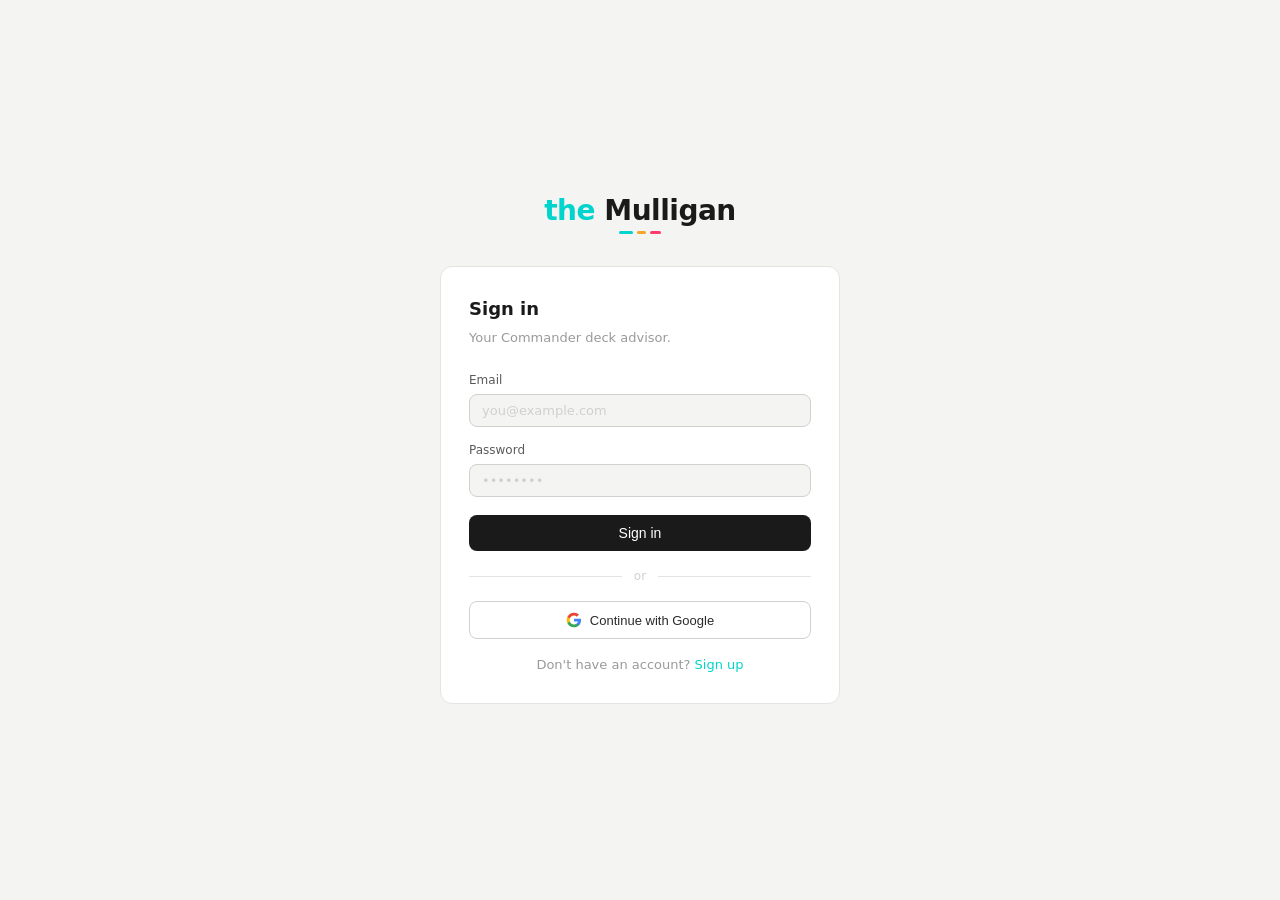
<file: login.html>
<!DOCTYPE html>
<html lang="en">
<head>
<meta charset="UTF-8">
<meta name="viewport" content="width=device-width, initial-scale=1.0">
<title>The Mulligan — Sign in</title>
<link rel="stylesheet" href="/shared.css">
<style>
  body { display: flex; align-items: center; justify-content: center; min-height: 100vh; background: var(--bg); }
  .login-wrap { width: 400px; max-width: 90vw; }
  .login-logo { text-align: center; margin-bottom: 32px; }
  .login-logo .logo-text { font-size: 28px; }
  .login-dashes { display: flex; justify-content: center; gap: 4px; margin-top: 6px; }
  .login-card { background: var(--card); border: 0.5px solid var(--border); border-radius: var(--radius-lg); padding: 28px; }
  .login-title { font-size: 18px; font-weight: 600; color: var(--black); margin-bottom: 6px; }
  .login-sub { font-size: 13px; color: var(--ink3); margin-bottom: 24px; }
  .field { margin-bottom: 14px; }
  .field label { display: block; font-size: 12px; font-weight: 500; color: var(--ink2); margin-bottom: 5px; }
  .field input { width: 100%; }
  .login-btn { width: 100%; padding: 10px; font-size: 14px; margin-top: 4px; justify-content: center; }
  .login-switch { text-align: center; margin-top: 16px; font-size: 13px; color: var(--ink3); }
  .login-switch a { color: var(--teal); text-decoration: none; font-weight: 500; cursor: pointer; }
  .error-msg { background: rgba(255,59,107,0.08); border: 0.5px solid rgba(255,59,107,0.3); border-radius: var(--radius); padding: 10px 12px; font-size: 12px; color: #cc1a3e; margin-bottom: 14px; display: none; }
  .divider { display: flex; align-items: center; gap: 12px; margin: 16px 0; }
  .divider-line { flex: 1; height: 0.5px; background: var(--border); }
  .divider-text { font-size: 12px; color: var(--ink4); }
  .google-btn { width: 100%; padding: 10px; font-size: 13px; justify-content: center; margin-bottom: 4px; border: 0.5px solid var(--border2); border-radius: var(--radius); background: var(--card); color: var(--ink); cursor: pointer; display: flex; align-items: center; gap: 8px; transition: background 0.15s; }
  .google-btn:hover { background: var(--bg); }
</style>
</head>
<body>
<div class="login-wrap">
  <div class="login-logo">
    <div class="logo-text"><span class="the" style="color:var(--teal);">the</span> Mulligan</div>
    <div class="login-dashes">
      <div class="ld ld1"></div>
      <div class="ld ld2"></div>
      <div class="ld ld3"></div>
    </div>
  </div>
  <div class="login-card">
    <div class="login-title" id="formTitle">Sign in</div>
    <div class="login-sub" id="formSub">Your Commander deck advisor.</div>
    <div class="error-msg" id="errorMsg"></div>
    <div class="field">
      <label for="email">Email</label>
      <input type="email" id="email" placeholder="you@example.com" autocomplete="email">
    </div>
    <div class="field">
      <label for="password">Password</label>
      <input type="password" id="password" placeholder="••••••••" autocomplete="current-password">
    </div>
    <button class="btn btn-primary login-btn" id="submitBtn" onclick="handleSubmit()">
      <span id="submitText">Sign in</span>
    </button>
    <div class="divider"><div class="divider-line"></div><div class="divider-text">or</div><div class="divider-line"></div></div>
    <button class="google-btn" onclick="handleGoogle()">
      <svg width="16" height="16" viewBox="0 0 24 24"><path fill="#4285F4" d="M22.56 12.25c0-.78-.07-1.53-.2-2.25H12v4.26h5.92c-.26 1.37-1.04 2.53-2.21 3.31v2.77h3.57c2.08-1.92 3.28-4.74 3.28-8.09z"/><path fill="#34A853" d="M12 23c2.97 0 5.46-.98 7.28-2.66l-3.57-2.77c-.98.66-2.23 1.06-3.71 1.06-2.86 0-5.29-1.93-6.16-4.53H2.18v2.84C3.99 20.53 7.7 23 12 23z"/><path fill="#FBBC05" d="M5.84 14.09c-.22-.66-.35-1.36-.35-2.09s.13-1.43.35-2.09V7.07H2.18C1.43 8.55 1 10.22 1 12s.43 3.45 1.18 4.93l2.85-2.22.81-.62z"/><path fill="#EA4335" d="M12 5.38c1.62 0 3.06.56 4.21 1.64l3.15-3.15C17.45 2.09 14.97 1 12 1 7.7 1 3.99 3.47 2.18 7.07l3.66 2.84c.87-2.6 3.3-4.53 6.16-4.53z"/></svg>
      Continue with Google
    </button>
    <div class="login-switch" id="switchText">
      Don't have an account? <a onclick="toggleMode()">Sign up</a>
    </div>
  </div>
</div>
<script src="/shared.js"></script>
<script>
let isSignUp = false;

function toggleMode() {
  isSignUp = !isSignUp;
  document.getElementById('formTitle').textContent = isSignUp ? 'Create account' : 'Sign in';
  document.getElementById('formSub').textContent = isSignUp ? 'Join The Mulligan.' : 'Your Commander deck advisor.';
  document.getElementById('submitText').textContent = isSignUp ? 'Create account' : 'Sign in';
  document.getElementById('switchText').innerHTML = isSignUp
    ? 'Already have an account? <a onclick="toggleMode()">Sign in</a>'
    : "Don't have an account? <a onclick=\"toggleMode()\">Sign up</a>";
  hideError();
}

function showError(msg) {
  const el = document.getElementById('errorMsg');
  el.textContent = msg;
  el.style.display = 'block';
}

function hideError() {
  document.getElementById('errorMsg').style.display = 'none';
}

async function handleSubmit() {
  hideError();
  const email = document.getElementById('email').value.trim();
  const password = document.getElementById('password').value;
  if (!email || !password) { showError('Enter your email and password.'); return; }
  const btn = document.getElementById('submitBtn');
  btn.disabled = true;
  document.getElementById('submitText').innerHTML = '<span class="spinner"></span>';
  try {
    if (isSignUp) {
      await TM.signUp(email, password);
      showError('Check your email to confirm your account, then sign in.');
      isSignUp = false;
      toggleMode();
    } else {
      await TM.signIn(email, password);
      window.location.href = '/';
    }
  } catch (e) {
    showError(e.message || 'Something went wrong.');
  }
  btn.disabled = false;
  document.getElementById('submitText').textContent = isSignUp ? 'Create account' : 'Sign in';
}

async function handleGoogle() {
  try {
    const res = await TM.sbFetch('/auth/v1/authorize?provider=google', { method: 'GET' });
    if (res?.url) window.location.href = res.url;
  } catch (e) {
    showError('Google sign-in unavailable. Use email and password.');
  }
}

document.getElementById('password').addEventListener('keydown', e => {
  if (e.key === 'Enter') handleSubmit();
});

if (TM.getSession()) window.location.href = '/';
</script>
</body>
</html>
</file>
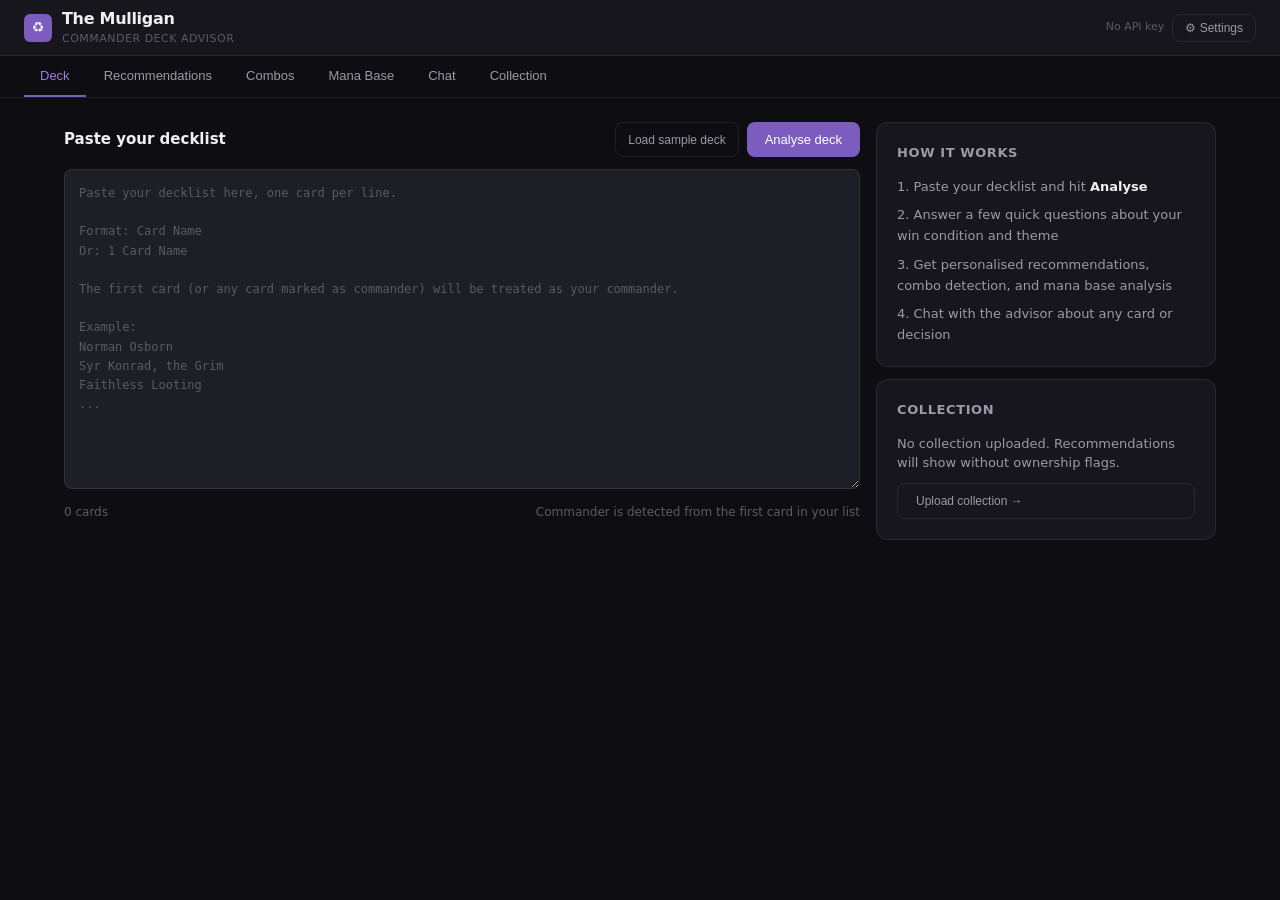
<file: themulligan_1.html>
<!DOCTYPE html>
<html lang="en">
<head>
<meta charset="UTF-8">
<meta name="viewport" content="width=device-width, initial-scale=1.0">
<title>The Mulligan</title>
<style>
  :root {
    --bg: #0e0e12;
    --surface: #16161c;
    --surface-2: #1e1e26;
    --surface-3: #26262f;
    --border: rgba(255,255,255,0.08);
    --border-strong: rgba(255,255,255,0.14);
    --text-primary: #f0f0f0;
    --text-secondary: #9a9aaa;
    --text-muted: #5a5a6a;
    --accent: #7c5cbf;
    --accent-light: #9d7de0;
    --accent-bg: rgba(124,92,191,0.12);
    --accent-border: rgba(124,92,191,0.3);
    --gold: #c9a84c;
    --gold-light: #e8c96a;
    --gold-bg: rgba(201,168,76,0.1);
    --green: #3db87a;
    --green-bg: rgba(61,184,122,0.1);
    --red: #e05555;
    --red-bg: rgba(224,85,85,0.1);
    --radius: 8px;
    --radius-lg: 12px;
    font-family: -apple-system, BlinkMacSystemFont, 'Segoe UI', system-ui, sans-serif;
  }

  * { box-sizing: border-box; margin: 0; padding: 0; }

  body {
    background: var(--bg);
    color: var(--text-primary);
    min-height: 100vh;
    font-size: 14px;
    line-height: 1.5;
  }

  /* HEADER */
  .header {
    display: flex;
    align-items: center;
    justify-content: space-between;
    padding: 0 24px;
    height: 56px;
    border-bottom: 1px solid var(--border);
    background: var(--surface);
    position: sticky;
    top: 0;
    z-index: 100;
  }

  .logo {
    display: flex;
    align-items: center;
    gap: 10px;
    font-size: 16px;
    font-weight: 600;
    letter-spacing: -0.3px;
  }

  .logo-icon {
    width: 28px;
    height: 28px;
    background: var(--accent);
    border-radius: 6px;
    display: flex;
    align-items: center;
    justify-content: center;
    font-size: 14px;
  }

  .logo-sub {
    font-size: 11px;
    color: var(--text-muted);
    font-weight: 400;
    letter-spacing: 0.5px;
    text-transform: uppercase;
  }

  /* TABS */
  .tabs {
    display: flex;
    gap: 2px;
    background: var(--bg);
    border-bottom: 1px solid var(--border);
    padding: 0 24px;
    overflow-x: auto;
  }

  .tab {
    padding: 12px 16px;
    font-size: 13px;
    font-weight: 500;
    color: var(--text-secondary);
    cursor: pointer;
    border-bottom: 2px solid transparent;
    white-space: nowrap;
    transition: color 0.15s, border-color 0.15s;
    background: none;
    border-top: none;
    border-left: none;
    border-right: none;
  }

  .tab:hover { color: var(--text-primary); }

  .tab.active {
    color: var(--accent-light);
    border-bottom-color: var(--accent);
  }

  .tab .tab-badge {
    display: inline-flex;
    align-items: center;
    justify-content: center;
    background: var(--accent-bg);
    color: var(--accent-light);
    border-radius: 10px;
    padding: 1px 6px;
    font-size: 10px;
    font-weight: 600;
    margin-left: 6px;
  }

  /* MAIN LAYOUT */
  .main {
    max-width: 1200px;
    margin: 0 auto;
    padding: 24px;
  }

  .pane { display: none; }
  .pane.active { display: block; }

  /* CARDS */
  .card {
    background: var(--surface);
    border: 1px solid var(--border);
    border-radius: var(--radius-lg);
    padding: 20px;
    margin-bottom: 16px;
  }

  .card-title {
    font-size: 13px;
    font-weight: 600;
    color: var(--text-secondary);
    text-transform: uppercase;
    letter-spacing: 0.6px;
    margin-bottom: 14px;
  }

  /* DECK INPUT */
  .deck-layout {
    display: grid;
    grid-template-columns: 1fr 340px;
    gap: 16px;
    align-items: start;
  }

  .deck-textarea {
    width: 100%;
    height: 320px;
    background: var(--surface-2);
    border: 1px solid var(--border);
    border-radius: var(--radius);
    color: var(--text-primary);
    font-family: 'SF Mono', 'Fira Code', monospace;
    font-size: 12px;
    line-height: 1.6;
    padding: 14px;
    resize: vertical;
    outline: none;
    transition: border-color 0.15s;
  }

  .deck-textarea:focus { border-color: var(--accent); }
  .deck-textarea::placeholder { color: var(--text-muted); }

  .btn {
    display: inline-flex;
    align-items: center;
    gap: 8px;
    padding: 10px 18px;
    border-radius: var(--radius);
    font-size: 13px;
    font-weight: 500;
    cursor: pointer;
    transition: all 0.15s;
    border: none;
    outline: none;
  }

  .btn-primary {
    background: var(--accent);
    color: #fff;
  }
  .btn-primary:hover { background: var(--accent-light); }

  .btn-secondary {
    background: var(--surface-2);
    color: var(--text-primary);
    border: 1px solid var(--border-strong);
  }
  .btn-secondary:hover { background: var(--surface-3); }

  .btn-ghost {
    background: none;
    color: var(--text-secondary);
    border: 1px solid var(--border);
  }
  .btn-ghost:hover { color: var(--text-primary); background: var(--surface-2); }

  .btn:disabled { opacity: 0.4; cursor: not-allowed; }

  /* API KEY INPUT */
  .api-input-row {
    display: flex;
    gap: 8px;
    margin-bottom: 16px;
  }

  .api-input {
    flex: 1;
    background: var(--surface-2);
    border: 1px solid var(--border);
    border-radius: var(--radius);
    color: var(--text-primary);
    font-size: 13px;
    padding: 9px 12px;
    outline: none;
    font-family: 'SF Mono', 'Fira Code', monospace;
  }
  .api-input:focus { border-color: var(--accent); }
  .api-input::placeholder { color: var(--text-muted); font-family: -apple-system, sans-serif; }

  /* STATS GRID */
  .stats-grid {
    display: grid;
    grid-template-columns: repeat(auto-fit, minmax(120px, 1fr));
    gap: 10px;
    margin-bottom: 16px;
  }

  .stat-card {
    background: var(--surface-2);
    border: 1px solid var(--border);
    border-radius: var(--radius);
    padding: 12px 14px;
  }

  .stat-label {
    font-size: 11px;
    color: var(--text-muted);
    text-transform: uppercase;
    letter-spacing: 0.5px;
    margin-bottom: 4px;
  }

  .stat-value {
    font-size: 22px;
    font-weight: 600;
    color: var(--text-primary);
    line-height: 1;
  }

  .stat-sub {
    font-size: 11px;
    color: var(--text-secondary);
    margin-top: 2px;
  }

  /* MANA CURVE */
  .curve-bars {
    display: flex;
    align-items: flex-end;
    gap: 6px;
    height: 80px;
    margin-top: 8px;
  }

  .curve-bar-wrap {
    display: flex;
    flex-direction: column;
    align-items: center;
    gap: 4px;
    flex: 1;
  }

  .curve-bar {
    width: 100%;
    background: var(--accent);
    border-radius: 3px 3px 0 0;
    min-height: 2px;
    transition: height 0.3s;
    opacity: 0.8;
  }

  .curve-label {
    font-size: 10px;
    color: var(--text-muted);
  }

  .curve-count {
    font-size: 10px;
    color: var(--text-secondary);
    font-weight: 600;
  }

  /* COLOR PIPS */
  .color-pips {
    display: flex;
    gap: 8px;
    flex-wrap: wrap;
    margin-top: 8px;
  }

  .color-pip {
    display: flex;
    align-items: center;
    gap: 6px;
    background: var(--surface-2);
    border: 1px solid var(--border);
    border-radius: 20px;
    padding: 4px 10px;
    font-size: 12px;
    font-weight: 500;
  }

  .pip-dot {
    width: 10px;
    height: 10px;
    border-radius: 50%;
  }

  /* TYPE BREAKDOWN */
  .type-bars { margin-top: 8px; }

  .type-bar-row {
    display: flex;
    align-items: center;
    gap: 8px;
    margin-bottom: 6px;
  }

  .type-bar-label {
    font-size: 12px;
    color: var(--text-secondary);
    width: 80px;
    flex-shrink: 0;
  }

  .type-bar-track {
    flex: 1;
    height: 6px;
    background: var(--surface-3);
    border-radius: 3px;
    overflow: hidden;
  }

  .type-bar-fill {
    height: 100%;
    border-radius: 3px;
    background: var(--accent);
    transition: width 0.4s;
  }

  .type-bar-count {
    font-size: 12px;
    color: var(--text-muted);
    width: 24px;
    text-align: right;
    flex-shrink: 0;
  }

  /* CHAT */
  .chat-layout {
    display: grid;
    grid-template-columns: 1fr 280px;
    gap: 16px;
    height: calc(100vh - 160px);
  }

  .chat-main {
    display: flex;
    flex-direction: column;
    background: var(--surface);
    border: 1px solid var(--border);
    border-radius: var(--radius-lg);
    overflow: hidden;
  }

  .chat-header {
    padding: 14px 18px;
    border-bottom: 1px solid var(--border);
    display: flex;
    align-items: center;
    justify-content: space-between;
  }

  .chat-title {
    font-size: 13px;
    font-weight: 600;
  }

  .chat-deck-badge {
    font-size: 11px;
    background: var(--accent-bg);
    color: var(--accent-light);
    border: 1px solid var(--accent-border);
    border-radius: 20px;
    padding: 3px 10px;
  }

  .chat-messages {
    flex: 1;
    overflow-y: auto;
    padding: 16px;
    display: flex;
    flex-direction: column;
    gap: 12px;
  }

  .chat-messages::-webkit-scrollbar { width: 4px; }
  .chat-messages::-webkit-scrollbar-track { background: transparent; }
  .chat-messages::-webkit-scrollbar-thumb { background: var(--surface-3); border-radius: 2px; }

  .msg {
    display: flex;
    gap: 10px;
    max-width: 90%;
  }

  .msg.user { align-self: flex-end; flex-direction: row-reverse; }

  .msg-avatar {
    width: 28px;
    height: 28px;
    border-radius: 50%;
    display: flex;
    align-items: center;
    justify-content: center;
    font-size: 11px;
    font-weight: 700;
    flex-shrink: 0;
    margin-top: 2px;
  }

  .msg.assistant .msg-avatar {
    background: var(--accent-bg);
    color: var(--accent-light);
    border: 1px solid var(--accent-border);
  }

  .msg.user .msg-avatar {
    background: var(--surface-3);
    color: var(--text-secondary);
  }

  .msg-bubble {
    background: var(--surface-2);
    border: 1px solid var(--border);
    border-radius: var(--radius-lg);
    padding: 10px 14px;
    font-size: 13px;
    line-height: 1.6;
    color: var(--text-primary);
  }

  .msg.user .msg-bubble {
    background: var(--accent-bg);
    border-color: var(--accent-border);
  }

  .msg-bubble p { margin-bottom: 8px; }
  .msg-bubble p:last-child { margin-bottom: 0; }
  .msg-bubble strong { color: var(--accent-light); font-weight: 600; }
  .msg-bubble ul { padding-left: 16px; margin: 6px 0; }
  .msg-bubble li { margin-bottom: 3px; }

  .typing-indicator {
    display: flex;
    gap: 4px;
    align-items: center;
    padding: 8px 0;
  }

  .typing-dot {
    width: 6px;
    height: 6px;
    background: var(--text-muted);
    border-radius: 50%;
    animation: typing 1.2s infinite;
  }

  .typing-dot:nth-child(2) { animation-delay: 0.2s; }
  .typing-dot:nth-child(3) { animation-delay: 0.4s; }

  @keyframes typing {
    0%, 60%, 100% { opacity: 0.3; transform: translateY(0); }
    30% { opacity: 1; transform: translateY(-4px); }
  }

  .chat-input-area {
    padding: 12px 16px;
    border-top: 1px solid var(--border);
    display: flex;
    gap: 8px;
  }

  .chat-input {
    flex: 1;
    background: var(--surface-2);
    border: 1px solid var(--border);
    border-radius: var(--radius);
    color: var(--text-primary);
    font-size: 13px;
    padding: 9px 12px;
    outline: none;
    font-family: inherit;
    resize: none;
    line-height: 1.5;
    max-height: 120px;
  }

  .chat-input:focus { border-color: var(--accent); }
  .chat-input::placeholder { color: var(--text-muted); }

  /* QUICK ACTIONS */
  .quick-actions {
    background: var(--surface);
    border: 1px solid var(--border);
    border-radius: var(--radius-lg);
    padding: 16px;
    overflow-y: auto;
  }

  .quick-title {
    font-size: 11px;
    color: var(--text-muted);
    text-transform: uppercase;
    letter-spacing: 0.5px;
    margin-bottom: 10px;
    font-weight: 600;
  }

  .quick-btn {
    display: block;
    width: 100%;
    text-align: left;
    background: var(--surface-2);
    border: 1px solid var(--border);
    border-radius: var(--radius);
    color: var(--text-secondary);
    font-size: 12px;
    padding: 9px 12px;
    margin-bottom: 6px;
    cursor: pointer;
    transition: all 0.15s;
    line-height: 1.4;
  }

  .quick-btn:hover {
    background: var(--surface-3);
    color: var(--text-primary);
    border-color: var(--border-strong);
  }

  /* RECOMMENDATIONS */
  .rec-layout {
    display: grid;
    grid-template-columns: 1fr 1fr;
    gap: 16px;
  }

  .rec-column-header {
    font-size: 12px;
    font-weight: 600;
    color: var(--text-secondary);
    text-transform: uppercase;
    letter-spacing: 0.5px;
    margin-bottom: 12px;
    display: flex;
    align-items: center;
    gap: 8px;
  }

  .rec-column-header .header-badge {
    font-size: 10px;
    padding: 2px 8px;
    border-radius: 20px;
    font-weight: 600;
  }

  .badge-best {
    background: var(--gold-bg);
    color: var(--gold-light);
    border: 1px solid rgba(201,168,76,0.25);
  }

  .badge-themed {
    background: var(--accent-bg);
    color: var(--accent-light);
    border: 1px solid var(--accent-border);
  }

  .rec-card {
    background: var(--surface);
    border: 1px solid var(--border);
    border-radius: var(--radius);
    padding: 12px 14px;
    margin-bottom: 8px;
    transition: border-color 0.15s;
    cursor: pointer;
  }

  .rec-card:hover { border-color: var(--border-strong); }

  .rec-card-top {
    display: flex;
    align-items: flex-start;
    justify-content: space-between;
    gap: 8px;
    margin-bottom: 4px;
  }

  .rec-card-name {
    font-size: 13px;
    font-weight: 600;
    color: var(--text-primary);
    line-height: 1.3;
  }

  .own-badge {
    font-size: 10px;
    padding: 2px 7px;
    border-radius: 20px;
    font-weight: 600;
    white-space: nowrap;
    flex-shrink: 0;
  }

  .own-yes {
    background: var(--green-bg);
    color: var(--green);
    border: 1px solid rgba(61,184,122,0.25);
  }

  .own-no {
    background: rgba(255,255,255,0.04);
    color: var(--text-muted);
    border: 1px solid var(--border);
  }

  .rec-card-reason {
    font-size: 12px;
    color: var(--text-secondary);
    line-height: 1.5;
  }

  .rec-card-meta {
    display: flex;
    gap: 8px;
    margin-top: 6px;
    flex-wrap: wrap;
  }

  .meta-pill {
    font-size: 10px;
    padding: 2px 7px;
    background: var(--surface-2);
    color: var(--text-muted);
    border-radius: 20px;
    border: 1px solid var(--border);
  }

  /* COMBOS */
  .combo-section { margin-bottom: 24px; }

  .combo-section-title {
    font-size: 12px;
    font-weight: 700;
    text-transform: uppercase;
    letter-spacing: 0.6px;
    margin-bottom: 10px;
    display: flex;
    align-items: center;
    gap: 8px;
  }

  .combo-count-badge {
    font-size: 10px;
    padding: 2px 8px;
    border-radius: 20px;
    font-weight: 600;
  }

  .combo-full .combo-count-badge {
    background: var(--green-bg);
    color: var(--green);
  }

  .combo-one .combo-count-badge {
    background: var(--gold-bg);
    color: var(--gold-light);
  }

  .combo-more .combo-count-badge {
    background: rgba(255,255,255,0.05);
    color: var(--text-muted);
  }

  .combo-card {
    background: var(--surface);
    border: 1px solid var(--border);
    border-radius: var(--radius);
    padding: 14px;
    margin-bottom: 8px;
  }

  .combo-card-header {
    display: flex;
    align-items: flex-start;
    justify-content: space-between;
    margin-bottom: 8px;
  }

  .combo-cards-list {
    display: flex;
    flex-wrap: wrap;
    gap: 6px;
    margin-bottom: 8px;
  }

  .combo-chip {
    font-size: 11px;
    padding: 3px 8px;
    background: var(--surface-2);
    border: 1px solid var(--border);
    border-radius: 4px;
    color: var(--text-primary);
    font-weight: 500;
  }

  .combo-chip.missing {
    background: var(--gold-bg);
    border-color: rgba(201,168,76,0.3);
    color: var(--gold-light);
  }

  .combo-chip.owned-missing {
    background: var(--green-bg);
    border-color: rgba(61,184,122,0.25);
    color: var(--green);
  }

  .combo-result {
    font-size: 12px;
    color: var(--text-secondary);
    line-height: 1.5;
  }

  /* MANA BASE */
  .mana-grid {
    display: grid;
    grid-template-columns: 1fr 1fr;
    gap: 16px;
  }

  .health-score {
    display: flex;
    align-items: center;
    gap: 16px;
    margin-bottom: 16px;
  }

  .health-ring {
    width: 64px;
    height: 64px;
    flex-shrink: 0;
  }

  .health-info { flex: 1; }

  .health-label {
    font-size: 11px;
    color: var(--text-muted);
    text-transform: uppercase;
    letter-spacing: 0.5px;
    margin-bottom: 2px;
  }

  .health-value {
    font-size: 28px;
    font-weight: 700;
    color: var(--text-primary);
    line-height: 1;
  }

  .health-desc {
    font-size: 12px;
    color: var(--text-secondary);
    margin-top: 3px;
  }

  .land-rec-list { margin-top: 8px; }

  .land-rec-item {
    display: flex;
    align-items: center;
    justify-content: space-between;
    padding: 8px 0;
    border-bottom: 1px solid var(--border);
  }

  .land-rec-item:last-child { border-bottom: none; }

  .land-rec-name {
    font-size: 13px;
    color: var(--text-primary);
    font-weight: 500;
  }

  .land-rec-reason {
    font-size: 11px;
    color: var(--text-secondary);
    margin-top: 1px;
  }

  /* COLLECTION UPLOAD */
  .upload-zone {
    border: 2px dashed var(--border-strong);
    border-radius: var(--radius-lg);
    padding: 32px;
    text-align: center;
    cursor: pointer;
    transition: all 0.15s;
    margin-bottom: 16px;
  }

  .upload-zone:hover {
    border-color: var(--accent);
    background: var(--accent-bg);
  }

  .upload-zone.has-file {
    border-color: var(--green);
    background: var(--green-bg);
    border-style: solid;
  }

  .upload-icon {
    font-size: 32px;
    margin-bottom: 8px;
    color: var(--text-muted);
  }

  .upload-title {
    font-size: 14px;
    font-weight: 600;
    color: var(--text-primary);
    margin-bottom: 4px;
  }

  .upload-sub {
    font-size: 12px;
    color: var(--text-secondary);
  }

  /* EMPTY STATE */
  .empty-state {
    text-align: center;
    padding: 48px 24px;
    color: var(--text-muted);
  }

  .empty-icon {
    font-size: 40px;
    margin-bottom: 12px;
    opacity: 0.4;
  }

  .empty-title {
    font-size: 15px;
    font-weight: 600;
    color: var(--text-secondary);
    margin-bottom: 6px;
  }

  .empty-sub {
    font-size: 13px;
    line-height: 1.5;
  }

  /* ALERTS */
  .alert {
    padding: 12px 14px;
    border-radius: var(--radius);
    font-size: 13px;
    margin-bottom: 12px;
    border: 1px solid;
    line-height: 1.5;
  }

  .alert-warning {
    background: rgba(201,168,76,0.08);
    border-color: rgba(201,168,76,0.2);
    color: var(--gold-light);
  }

  .alert-success {
    background: var(--green-bg);
    border-color: rgba(61,184,122,0.2);
    color: var(--green);
  }

  .alert-info {
    background: var(--accent-bg);
    border-color: var(--accent-border);
    color: var(--accent-light);
  }

  /* SECTION DIVIDER */
  .section-header {
    display: flex;
    align-items: center;
    justify-content: space-between;
    margin-bottom: 12px;
  }

  .section-title {
    font-size: 15px;
    font-weight: 600;
    color: var(--text-primary);
  }

  /* SCROLLBAR */
  ::-webkit-scrollbar { width: 6px; height: 6px; }
  ::-webkit-scrollbar-track { background: transparent; }
  ::-webkit-scrollbar-thumb { background: var(--surface-3); border-radius: 3px; }

  /* LOADING */
  .spinner {
    width: 18px;
    height: 18px;
    border: 2px solid rgba(255,255,255,0.15);
    border-top-color: var(--accent-light);
    border-radius: 50%;
    animation: spin 0.7s linear infinite;
    display: inline-block;
  }

  @keyframes spin { to { transform: rotate(360deg); } }

  /* TOOLTIP */
  .tooltip-wrap { position: relative; display: inline-block; }
  .tooltip {
    position: absolute;
    bottom: calc(100% + 6px);
    left: 50%;
    transform: translateX(-50%);
    background: var(--surface-3);
    border: 1px solid var(--border-strong);
    border-radius: 6px;
    padding: 6px 10px;
    font-size: 11px;
    color: var(--text-primary);
    white-space: nowrap;
    pointer-events: none;
    opacity: 0;
    transition: opacity 0.15s;
    z-index: 10;
  }
  .tooltip-wrap:hover .tooltip { opacity: 1; }

  /* DECK INFO SIDEBAR */
  .deck-info-item {
    display: flex;
    align-items: center;
    justify-content: space-between;
    padding: 8px 0;
    border-bottom: 1px solid var(--border);
    font-size: 13px;
  }
  .deck-info-item:last-child { border-bottom: none; }
  .deck-info-label { color: var(--text-secondary); }
  .deck-info-value { color: var(--text-primary); font-weight: 500; }

  /* WIN CON BADGE */
  .wincon-display {
    background: var(--accent-bg);
    border: 1px solid var(--accent-border);
    border-radius: var(--radius);
    padding: 10px 14px;
    font-size: 13px;
    color: var(--accent-light);
    margin-bottom: 12px;
    line-height: 1.5;
  }

  .wincon-label {
    font-size: 10px;
    font-weight: 700;
    text-transform: uppercase;
    letter-spacing: 0.5px;
    color: var(--text-muted);
    margin-bottom: 4px;
  }

  /* POWER LEVEL */
  .power-dots {
    display: flex;
    gap: 5px;
    align-items: center;
  }

  .power-dot {
    width: 10px;
    height: 10px;
    border-radius: 50%;
    background: var(--surface-3);
    border: 1px solid var(--border);
    transition: all 0.15s;
  }

  .power-dot.filled {
    background: var(--accent);
    border-color: var(--accent);
  }

  /* SELECT */
  select {
    background: var(--surface-2);
    border: 1px solid var(--border);
    border-radius: var(--radius);
    color: var(--text-primary);
    font-size: 13px;
    padding: 8px 12px;
    outline: none;
    cursor: pointer;
    -webkit-appearance: none;
    appearance: none;
  }

  select:focus { border-color: var(--accent); }

  /* COLLAPSE */
  .expand-btn {
    background: none;
    border: none;
    color: var(--text-muted);
    font-size: 11px;
    cursor: pointer;
    padding: 4px 0;
    display: flex;
    align-items: center;
    gap: 4px;
    transition: color 0.15s;
  }

  .expand-btn:hover { color: var(--text-secondary); }

  .expanded-content {
    margin-top: 8px;
    padding-top: 8px;
    border-top: 1px solid var(--border);
    font-size: 12px;
    color: var(--text-secondary);
    line-height: 1.6;
    display: none;
  }

  .expanded-content.open { display: block; }

  /* MOBILE NOTE */
  .mobile-note {
    display: none;
    background: var(--gold-bg);
    border: 1px solid rgba(201,168,76,0.2);
    border-radius: var(--radius);
    padding: 10px 14px;
    font-size: 12px;
    color: var(--gold-light);
    margin-bottom: 16px;
  }

  @media (max-width: 768px) {
    .mobile-note { display: block; }
    .deck-layout { grid-template-columns: 1fr; }
    .rec-layout { grid-template-columns: 1fr; }
    .mana-grid { grid-template-columns: 1fr; }
    .chat-layout { grid-template-columns: 1fr; height: auto; }
    .quick-actions { display: none; }
    .main { padding: 12px; }
  }
</style>
</head>
<body>

<div class="header">
  <div class="logo">
    <div class="logo-icon">♻</div>
    <div>
      <div>The Mulligan</div>
      <div class="logo-sub">Commander Deck Advisor</div>
    </div>
  </div>
  <div style="display:flex;gap:8px;align-items:center;">
    <div id="apiStatus" style="font-size:11px;color:var(--text-muted);">No API key</div>
    <button class="btn btn-ghost" style="font-size:12px;padding:6px 12px;" onclick="showApiModal()">⚙ Settings</button>
  </div>
</div>

<div class="tabs">
  <button class="tab active" onclick="switchTab('deck')">Deck</button>
  <button class="tab" onclick="switchTab('recs')" id="tab-recs">Recommendations</button>
  <button class="tab" onclick="switchTab('combos')" id="tab-combos">Combos</button>
  <button class="tab" onclick="switchTab('mana')" id="tab-mana">Mana Base</button>
  <button class="tab" onclick="switchTab('chat')" id="tab-chat">Chat</button>
  <button class="tab" onclick="switchTab('collection')" id="tab-collection">Collection</button>
</div>

<!-- SETTINGS MODAL -->
<div id="apiModal" style="display:none;position:fixed;inset:0;background:rgba(0,0,0,0.7);z-index:1000;display:none;align-items:center;justify-content:center;">
  <div style="background:var(--surface);border:1px solid var(--border-strong);border-radius:var(--radius-lg);padding:24px;width:420px;max-width:90vw;">
    <div style="font-size:15px;font-weight:600;margin-bottom:16px;">Settings</div>
    <div style="font-size:12px;color:var(--text-secondary);margin-bottom:8px;">Anthropic API key</div>
    <div class="api-input-row">
      <input class="api-input" type="password" id="apiKeyInput" placeholder="sk-ant-api03-..." />
      <button class="btn btn-primary" onclick="saveApiKey()">Save</button>
    </div>
    <div style="font-size:11px;color:var(--text-muted);margin-bottom:20px;">Your key stays in your browser. Get one at console.anthropic.com</div>
    <div style="font-size:12px;color:var(--text-secondary);margin-bottom:8px;">Player name (shown in chat)</div>
    <input class="api-input" style="width:100%;margin-bottom:20px;" id="playerNameInput" placeholder="Your name" />
    <div style="display:flex;justify-content:flex-end;gap:8px;">
      <button class="btn btn-ghost" onclick="closeApiModal()">Cancel</button>
      <button class="btn btn-primary" onclick="saveSettings()">Save settings</button>
    </div>
  </div>
</div>

<div class="main">

  <!-- DECK TAB -->
  <div class="pane active" id="pane-deck">
    <div class="mobile-note">Desktop view recommended for the best experience. Mobile optimisation coming in v2.</div>

    <div id="deckSetupView">
      <div class="deck-layout">
        <div>
          <div class="section-header">
            <div class="section-title">Paste your decklist</div>
            <div style="display:flex;gap:8px;">
              <button class="btn btn-ghost" style="font-size:12px;padding:7px 12px;" onclick="loadSampleDeck()">Load sample deck</button>
              <button class="btn btn-primary" onclick="analyseDeck()" id="analyseBtn">
                <span id="analyseBtnText">Analyse deck</span>
              </button>
            </div>
          </div>
          <textarea class="deck-textarea" id="deckInput" placeholder="Paste your decklist here, one card per line.

Format: Card Name
Or: 1 Card Name

The first card (or any card marked as commander) will be treated as your commander.

Example:
Norman Osborn
Syr Konrad, the Grim
Faithless Looting
..."></textarea>
          <div style="margin-top:8px;font-size:12px;color:var(--text-muted);display:flex;justify-content:space-between;">
            <span id="cardCountDisplay">0 cards</span>
            <span>Commander is detected from the first card in your list</span>
          </div>
        </div>

        <div>
          <div class="card" style="margin-bottom:12px;">
            <div class="card-title">How it works</div>
            <div style="font-size:13px;color:var(--text-secondary);line-height:1.6;">
              <div style="margin-bottom:8px;">1. Paste your decklist and hit <strong style="color:var(--text-primary);">Analyse</strong></div>
              <div style="margin-bottom:8px;">2. Answer a few quick questions about your win condition and theme</div>
              <div style="margin-bottom:8px;">3. Get personalised recommendations, combo detection, and mana base analysis</div>
              <div>4. Chat with the advisor about any card or decision</div>
            </div>
          </div>

          <div class="card">
            <div class="card-title">Collection</div>
            <div id="collectionStatus" style="font-size:13px;color:var(--text-secondary);margin-bottom:10px;">
              No collection uploaded. Recommendations will show without ownership flags.
            </div>
            <button class="btn btn-ghost" style="width:100%;font-size:12px;" onclick="switchTab('collection')">Upload collection →</button>
          </div>
        </div>
      </div>
    </div>

    <!-- DECK ANALYSIS VIEW (shown after analysis) -->
    <div id="deckAnalysisView" style="display:none;">
      <div style="display:grid;grid-template-columns:1fr 300px;gap:16px;align-items:start;">
        <div>

          <!-- Deck header -->
          <div class="card" style="margin-bottom:16px;">
            <div style="display:flex;align-items:flex-start;justify-content:space-between;gap:16px;">
              <div>
                <div style="font-size:11px;color:var(--text-muted);text-transform:uppercase;letter-spacing:0.5px;margin-bottom:4px;">Commander</div>
                <div style="font-size:20px;font-weight:700;color:var(--text-primary);" id="commanderName">—</div>
                <div style="font-size:13px;color:var(--text-secondary);margin-top:2px;" id="colorIdentity">—</div>
              </div>
              <div style="display:flex;gap:8px;">
                <button class="btn btn-ghost" style="font-size:12px;padding:7px 12px;" onclick="resetDeck()">← Change deck</button>
                <button class="btn btn-primary" style="font-size:12px;padding:7px 12px;" onclick="switchTab('chat')">Open chat →</button>
              </div>
            </div>
          </div>

          <!-- Win con display -->
          <div id="winconDisplay" style="display:none;">
            <div class="wincon-display">
              <div class="wincon-label">Win condition</div>
              <div id="winconText">—</div>
            </div>
          </div>

          <!-- Stats -->
          <div class="stats-grid" id="statsGrid">
            <div class="stat-card">
              <div class="stat-label">Total cards</div>
              <div class="stat-value" id="statTotal">—</div>
            </div>
            <div class="stat-card">
              <div class="stat-label">Creatures</div>
              <div class="stat-value" id="statCreatures">—</div>
            </div>
            <div class="stat-card">
              <div class="stat-label">Spells</div>
              <div class="stat-value" id="statSpells">—</div>
            </div>
            <div class="stat-card">
              <div class="stat-label">Lands</div>
              <div class="stat-value" id="statLands">—</div>
            </div>
            <div class="stat-card">
              <div class="stat-label">Avg. CMC</div>
              <div class="stat-value" id="statAvgCmc">—</div>
              <div class="stat-sub">excl. lands</div>
            </div>
            <div class="stat-card">
              <div class="stat-label">Ramp pieces</div>
              <div class="stat-value" id="statRamp">—</div>
            </div>
          </div>

          <!-- Mana curve -->
          <div class="card">
            <div class="card-title">Mana curve</div>
            <div class="curve-bars" id="curveBars"></div>
          </div>

          <!-- Type breakdown -->
          <div class="card">
            <div class="card-title">Card types</div>
            <div class="type-bars" id="typeBars"></div>
          </div>

        </div>

        <!-- Sidebar -->
        <div>
          <div class="card" style="margin-bottom:12px;">
            <div class="card-title">Deck info</div>
            <div id="deckInfoList"></div>
          </div>

          <div class="card" style="margin-bottom:12px;">
            <div class="card-title">Quick actions</div>
            <button class="btn btn-secondary" style="width:100%;margin-bottom:8px;justify-content:center;" onclick="runRecommendations()">
              Get recommendations
            </button>
            <button class="btn btn-secondary" style="width:100%;margin-bottom:8px;justify-content:center;" onclick="runCombos()">
              Find combos
            </button>
            <button class="btn btn-secondary" style="width:100%;justify-content:center;" onclick="runManaAnalysis()">
              Analyse mana base
            </button>
          </div>

          <div class="card">
            <div class="card-title">Power level</div>
            <div style="display:flex;align-items:center;gap:10px;">
              <div class="power-dots" id="powerDots"></div>
              <div style="font-size:13px;color:var(--text-secondary);" id="powerLabel">—</div>
            </div>
          </div>
        </div>
      </div>
    </div>
  </div>

  <!-- RECOMMENDATIONS TAB -->
  <div class="pane" id="pane-recs">
    <div id="recsEmptyState" class="empty-state">
      <div class="empty-icon">⟳</div>
      <div class="empty-title">No recommendations yet</div>
      <div class="empty-sub">Analyse your deck first, then come back here.</div>
    </div>
    <div id="recsContent" style="display:none;">
      <div class="section-header" style="margin-bottom:16px;">
        <div class="section-title">Recommendations</div>
        <div style="display:flex;gap:8px;align-items:center;">
          <div style="font-size:12px;color:var(--text-secondary);" id="recsThemeNote"></div>
          <button class="btn btn-ghost" style="font-size:12px;padding:7px 12px;" onclick="refreshRecommendations()">Refresh</button>
        </div>
      </div>
      <div class="rec-layout">
        <div>
          <div class="rec-column-header">
            Best cards <span class="header-badge badge-best">Performance</span>
          </div>
          <div id="bestRecsList"></div>
        </div>
        <div>
          <div class="rec-column-header">
            Themed alternatives <span class="header-badge badge-themed">Flavour</span>
          </div>
          <div id="themedRecsList"></div>
        </div>
      </div>
    </div>
  </div>

  <!-- COMBOS TAB -->
  <div class="pane" id="pane-combos">
    <div id="combosEmptyState" class="empty-state">
      <div class="empty-icon">⊕</div>
      <div class="empty-title">No combo analysis yet</div>
      <div class="empty-sub">Analyse your deck first to find combos.</div>
    </div>
    <div id="combosContent" style="display:none;">
      <div class="section-header" style="margin-bottom:16px;">
        <div class="section-title">Combo detection</div>
        <div style="font-size:12px;color:var(--text-secondary);">Powered by Commander Spellbook</div>
      </div>
      <div id="combosFullSection" class="combo-section">
        <div class="combo-section-title combo-full">
          Complete combos <span class="combo-count-badge" id="combosFullCount">0</span>
        </div>
        <div id="combosFullList"></div>
      </div>
      <div id="combosOneAwaySection" class="combo-section">
        <div class="combo-section-title combo-one">
          One card away <span class="combo-count-badge" id="combosOneCount">0</span>
        </div>
        <div id="combosOneList"></div>
      </div>
      <div id="combosMoreSection" class="combo-section">
        <div class="combo-section-title combo-more">
          Worth knowing about <span class="combo-count-badge" id="combosMoreCount">0</span>
        </div>
        <div id="combosMoreList"></div>
      </div>
    </div>
  </div>

  <!-- MANA BASE TAB -->
  <div class="pane" id="pane-mana">
    <div id="manaEmptyState" class="empty-state">
      <div class="empty-icon">◈</div>
      <div class="empty-title">No mana analysis yet</div>
      <div class="empty-sub">Analyse your deck first to see mana base recommendations.</div>
    </div>
    <div id="manaContent" style="display:none;">
      <div class="section-header" style="margin-bottom:16px;">
        <div class="section-title">Mana base analysis</div>
      </div>
      <div class="mana-grid">
        <div>
          <div class="card">
            <div class="card-title">Health score</div>
            <div class="health-score">
              <svg class="health-ring" viewBox="0 0 64 64">
                <circle cx="32" cy="32" r="26" fill="none" stroke="var(--surface-3)" stroke-width="6"/>
                <circle cx="32" cy="32" r="26" fill="none" stroke="var(--accent)" stroke-width="6"
                  stroke-dasharray="163.4" stroke-dashoffset="163.4" stroke-linecap="round"
                  transform="rotate(-90 32 32)" id="healthRingCircle"/>
              </svg>
              <div class="health-info">
                <div class="health-label">Mana base rating</div>
                <div class="health-value" id="manaHealthScore">—</div>
                <div class="health-desc" id="manaHealthDesc">—</div>
              </div>
            </div>
            <div id="manaAlerts"></div>
          </div>

          <div class="card">
            <div class="card-title">Land count</div>
            <div id="landCountInfo" style="font-size:13px;color:var(--text-secondary);line-height:1.6;"></div>
          </div>

          <div class="card">
            <div class="card-title">Colour requirements</div>
            <div class="color-pips" id="colorPipsList"></div>
            <div style="margin-top:12px;font-size:12px;color:var(--text-secondary);" id="colorPipsNote"></div>
          </div>
        </div>
        <div>
          <div class="card">
            <div class="card-title">Recommended lands</div>
            <div class="land-rec-list" id="landRecList"></div>
          </div>

          <div class="card">
            <div class="card-title">Lands to cut</div>
            <div class="land-rec-list" id="landCutList"></div>
          </div>
        </div>
      </div>
    </div>
  </div>

  <!-- CHAT TAB -->
  <div class="pane" id="pane-chat">
    <div class="chat-layout">
      <div class="chat-main">
        <div class="chat-header">
          <div class="chat-title">Deck advisor</div>
          <div class="chat-deck-badge" id="chatDeckBadge">No deck loaded</div>
        </div>
        <div class="chat-messages" id="chatMessages">
          <div class="msg assistant">
            <div class="msg-avatar">M</div>
            <div class="msg-bubble">
              <p>Welcome to The Mulligan. Load a deck on the Deck tab to get started, then come back here to chat about it.</p>
              <p>Once your deck is loaded, I can help with card swaps, combo lines, mana base advice, rules questions, or anything else about your build.</p>
            </div>
          </div>
        </div>
        <div class="chat-input-area">
          <textarea class="chat-input" id="chatInput" placeholder="Ask about your deck..." rows="1"
            onkeydown="handleChatKeydown(event)" oninput="autoResize(this)"></textarea>
          <button class="btn btn-primary" onclick="sendChat()" id="sendBtn" style="align-self:flex-end;">Send</button>
        </div>
      </div>

      <div class="quick-actions">
        <div class="quick-title">Quick questions</div>
        <button class="quick-btn" onclick="quickChat('What should I cut from this deck?')">What should I cut?</button>
        <button class="quick-btn" onclick="quickChat('What are the best upgrades for this deck on a budget?')">Best budget upgrades?</button>
        <button class="quick-btn" onclick="quickChat('Walk me through the main win condition of this deck step by step.')">Explain the win condition</button>
        <button class="quick-btn" onclick="quickChat('What combos does this deck have or is close to having?')">Combo lines?</button>
        <button class="quick-btn" onclick="quickChat('How can I improve the mana base for this deck?')">Fix the mana base</button>
        <button class="quick-btn" onclick="quickChat('What are the weakest cards in this deck?')">Weakest cards?</button>
        <button class="quick-btn" onclick="quickChat('Suggest a themed alternative for each slot where the best card doesn\'t fit the theme.')">Themed alternatives</button>
        <button class="quick-btn" onclick="quickChat('What is the average power level of this deck compared to casual Commander tables?')">Power level check</button>

        <div class="quick-title" style="margin-top:16px;">Deck context</div>
        <div id="chatContextSummary" style="font-size:12px;color:var(--text-muted);line-height:1.5;">
          No deck loaded yet.
        </div>
      </div>
    </div>
  </div>

  <!-- COLLECTION TAB -->
  <div class="pane" id="pane-collection">
    <div class="section-header" style="margin-bottom:16px;">
      <div class="section-title">Your collection</div>
      <div id="collectionCount" style="font-size:13px;color:var(--text-secondary);"></div>
    </div>

    <div id="uploadZone" class="upload-zone" onclick="document.getElementById('csvInput').click()">
      <div class="upload-icon">⬆</div>
      <div class="upload-title">Upload your collection</div>
      <div class="upload-sub">Export from Mythic Tools or any MTG app as CSV or TXT. One card name per line.</div>
      <input type="file" id="csvInput" accept=".csv,.txt" style="display:none;" onchange="handleCollectionUpload(event)">
    </div>

    <div class="card" style="margin-bottom:16px;">
      <div class="card-title">Or paste card names</div>
      <textarea class="deck-textarea" style="height:160px;" id="collectionPaste" placeholder="Paste card names, one per line. Or paste a CSV export directly."></textarea>
      <div style="margin-top:10px;display:flex;justify-content:flex-end;">
        <button class="btn btn-primary" onclick="parseCollectionPaste()">Import collection</button>
      </div>
    </div>

    <div id="collectionPreview" style="display:none;">
      <div class="alert alert-success" id="collectionAlert"></div>
      <div class="card">
        <div class="card-title">Sample of your collection</div>
        <div id="collectionSample" style="font-size:12px;color:var(--text-secondary);line-height:1.8;"></div>
      </div>
    </div>
  </div>

</div>

<script>
const SYSTEM_PROMPT_ANALYSIS = `You are an expert Magic: The Gathering Commander deck advisor built into a personal deck-building tool called The Mulligan. You have deep knowledge of MTG rules, card interactions, combo lines, mana theory, deck archetypes, and the Commander format.

When given a decklist, do the following in order:

STEP 1: PARSE THE DECK
- Identify the commander (first card listed unless otherwise marked)
- Count the cards and note if not 100 cards
- Identify the colour identity
- Silently note the apparent strategy, any combo pieces, mana base quality, and synergies or gaps. Do not share this analysis yet.

STEP 2: ASK THREE QUESTIONS
After parsing, introduce yourself briefly and ask these three questions in a friendly, conversational way — not as a numbered list, but as natural sentences:

Question 1 — Win condition: Ask what the deck is trying to do to win. Make it clear that it is completely fine if they are not sure — if they don't know, say you will help figure it out together. Give 2-3 example win-con types to help them think (e.g. combat damage, infinite combo, draining life, milling opponents, ping damage).

Question 2 — Theme: Ask if the deck has a flavour theme and if so, how strictly they want to stick to it. Explain you can show both the best card for each slot AND the best thematically appropriate alternative.

Question 3 — Power level: Ask what power level their playgroup plays at on a 1 to 5 scale:
1 = precon out of the box, 2 = slightly upgraded precon, 3 = casual home brew, 4 = strong optimised deck, 5 = highly competitive

STEP 3: WAIT
Do not analyse, recommend, or comment on the deck until the user has answered. If they say they don't know their win condition, move into collaborative discovery mode — ask about what they enjoy doing in games and what cards feel the most fun to play.

TONE: Direct, knowledgeable, conversational. Not corporate, not sycophantic. Lead every recommendation with a concise one-liner. Never pad responses.`;

const SYSTEM_PROMPT_CHAT = `You are an expert Magic: The Gathering Commander deck advisor inside The Mulligan, a personal deck-building tool. You are already familiar with the user's deck — the full decklist, commander, win condition, theme, and power level have been provided to you as context.

YOUR ROLE: A knowledgeable friend who knows this specific deck inside and out. Help with card swaps, combo identification, mana base analysis, win condition refinement, rules questions, themed alternatives, budget considerations, and strategic advice.

HOW TO RESPOND:
- Lead with the direct answer, concise and clear
- When recommending a card swap, always say what to cut and why — never just what to add
- When showing a themed alternative, show best card vs best themed card side by side with a brief note on the power trade-off
- If collection data is available, flag owned cards with ✓ and unowned with ✗
- For combo lines, explain the full sequence step by step in plain language
- For mana base questions, analyse: total land count (recommend 36-38), colour pip requirements, untapped vs tapped ratio, missing land types

MANA BASE GUIDANCE:
- 36-38 lands is the standard range for Commander
- Check colour pip density in mana costs to determine fixing needs
- Prioritise untapped dual lands over tapped ones
- Cycling lands and utility lands add value beyond pure mana

TONE: Direct, smart, slightly casual. No corporate language. No excessive enthusiasm. Treat the user as a capable player who wants real answers. If a card in the deck is weak, say so plainly and explain why, then suggest the upgrade. Never moralize about card choices or power level.

AUSTRALIAN ENGLISH: Use Australian spelling and phrasing. Mate is fine occasionally. Keep it natural.`;

let state = {
  deck: [],
  commander: '',
  deckText: '',
  wincon: '',
  theme: '',
  powerLevel: 3,
  collection: new Set(),
  collectionLoaded: false,
  chatHistory: [],
  deckAnalysed: false,
  apiKey: '',
  playerName: 'Player',
  recommendations: { best: [], themed: [] },
  combos: { full: [], oneAway: [], more: [] },
  manaAnalysis: null,
};

function getApiKey() {
  return state.apiKey || localStorage.getItem('mulligan_api_key') || '';
}

function showApiModal() {
  const modal = document.getElementById('apiModal');
  modal.style.display = 'flex';
  document.getElementById('apiKeyInput').value = getApiKey();
  document.getElementById('playerNameInput').value = localStorage.getItem('mulligan_player_name') || '';
}

function closeApiModal() {
  document.getElementById('apiModal').style.display = 'none';
}

function saveApiKey() {
  const key = document.getElementById('apiKeyInput').value.trim();
  if (key) {
    state.apiKey = key;
    localStorage.setItem('mulligan_api_key', key);
    document.getElementById('apiStatus').textContent = 'API key saved';
    document.getElementById('apiStatus').style.color = 'var(--green)';
  }
}

function saveSettings() {
  saveApiKey();
  const name = document.getElementById('playerNameInput').value.trim();
  if (name) {
    state.playerName = name;
    localStorage.setItem('mulligan_player_name', name);
  }
  closeApiModal();
}

window.addEventListener('load', () => {
  const saved = localStorage.getItem('mulligan_api_key');
  if (saved) {
    state.apiKey = saved;
    document.getElementById('apiStatus').textContent = 'API key saved';
    document.getElementById('apiStatus').style.color = 'var(--green)';
  }
  const name = localStorage.getItem('mulligan_player_name');
  if (name) state.playerName = name;

  document.getElementById('deckInput').addEventListener('input', updateCardCount);
});

function updateCardCount() {
  const text = document.getElementById('deckInput').value;
  const lines = text.split('\n').filter(l => l.trim());
  document.getElementById('cardCountDisplay').textContent = `${lines.length} cards`;
}

function switchTab(tab) {
  document.querySelectorAll('.tab').forEach(t => t.classList.remove('active'));
  document.querySelectorAll('.pane').forEach(p => p.classList.remove('active'));
  event.target.classList.add('active');
  document.getElementById(`pane-${tab}`).classList.add('active');
}

function loadSampleDeck() {
  const sample = `Norman Osborn
Bone Miser
Green Goblin, Nemesis
Skithiryx, the Blight Dragon
Gwenom, Remorseless
River Kelpie
Kefka, Court Mage
Psychic Frog
Doctor Octopus, Master Planner
Putrid Imp
Ghostly Pilferer
Carnage, Crimson Chaos
Rona, Herald of Invasion
Captain Howler, Sea Scourge
Chameleon, Master of Disguise
Syr Konrad, the Grim
Chainer, Nightmare Adept
Grendel, Spawn of Knull
Inner Demons Gangsters
Iron-Shield Elf
Archfiend of Ifnir
Green Goblin, Revenant
Ultimate Green Goblin
Shriek, Treblemaker
Doc Ock, Sinister Scientist
Dack Fayden
Frantic Search
Counterspell
Terminate
Saw in Half
Unexpected Windfall
Infernal Grasp
Thrill of Possibility
Mystic Confluence
Big Score
Reanimate
Preordain
Relentless Assault
Ponder
Rite of Replication
Feed the Swarm
Hex
Faithless Looting
Compulsive Research
The Soul Stone
Monument to Endurance
Defense Grid
Commander's Sphere
Matzalantli, the Great Door
Arcane Signet
Sol Ring
Chromatic Lantern
Mind Stone
Cryptcaller Chariot
Key to the City
Artist's Talent
Impostor Syndrome
Tortured Existence
The Lost and the Damned
Cool but Rude
Secrets of the Dead
Teferi's Ageless Insight
Maximum Carnage
Shadow of the Goblin
Spider-Verse
The Death of Gwen Stacy
Feast of Sanity
Burning Vengeance
Steam Vents
High Market
Multiversal Passage
Lazotep Quarry
Command Tower
Reliquary Tower
Geier Reach Sanitarium
Oscorp Industries
Swamp
Swamp
Swamp
Swamp
Swamp
Swamp
Swamp
Swamp
Island
Island
Island
Island
Mountain
Mountain
Mountain
Mountain
Mountain
Desolate Lighthouse
Swiftwater Cliffs
Plains
Daily Bugle Building
Bloodfell Caves
Sinister Hideout
Thriving Bluff
Thriving Moor
Thriving Isle`;
  document.getElementById('deckInput').value = sample;
  updateCardCount();
}

function parseDeckList(text) {
  const lines = text.split('\n').map(l => l.trim()).filter(l => l);
  const cards = [];
  for (const line of lines) {
    const match = line.match(/^(\d+)x?\s+(.+)$/);
    if (match) {
      const count = parseInt(match[1]);
      const name = match[2].trim();
      for (let i = 0; i < count; i++) cards.push(name);
    } else if (line && !line.startsWith('//') && !line.startsWith('#')) {
      const clean = line.replace(/^\d+\s+/, '').trim();
      if (clean) cards.push(clean);
    }
  }
  return cards;
}

function categoriseCards(cards) {
  const landKeywords = ['swamp','island','mountain','forest','plains','land','tower','vents','falls','crypt','cavern','vale','glade','reach','lounge','passage','hideout','bluff','moor','isle','lighthouse','cliffs','quarry','bugle','industries','market','sanitarium'];
  const rampKeywords = ['sol ring','arcane signet','chromatic lantern','mind stone','commander\'s sphere','talisman','signet','cultivate','kodama','rampant','farseek'];

  const lands = cards.filter(c => landKeywords.some(k => c.toLowerCase().includes(k)));
  const ramp = cards.filter(c => rampKeywords.some(k => c.toLowerCase().includes(k)) && !lands.includes(c));
  const nonLands = cards.filter(c => !lands.includes(c));

  return { lands, nonLands, ramp };
}

function buildManaCurve(cards) {
  const cmc = { 0: 0, 1: 0, 2: 0, 3: 0, 4: 0, 5: 0, '6+': 0 };
  return cmc;
}

function getColorIdentity(commander) {
  const colorMap = {
    'norman osborn': ['U', 'B', 'R'],
    'doctor doom': ['B', 'R'],
    'kang': ['U', 'B', 'R'],
  };
  const key = commander.toLowerCase().split(',')[0].trim();
  for (const [k, v] of Object.entries(colorMap)) {
    if (key.includes(k.split(' ')[0])) return v;
  }
  return ['U', 'B', 'R'];
}

function colorName(c) {
  return { W: 'White', U: 'Blue', B: 'Black', R: 'Red', G: 'Green' }[c] || c;
}

function colorHex(c) {
  return { W: '#f9f0d4', U: '#4a90d9', B: '#8b5cf6', R: '#ef4444', G: '#22c55e' }[c] || '#888';
}

async function analyseDeck() {
  const text = document.getElementById('deckInput').value.trim();
  if (!text) return;

  const btn = document.getElementById('analyseBtn');
  const btnText = document.getElementById('analyseBtnText');
  btn.disabled = true;
  btnText.innerHTML = '<span class="spinner"></span>';

  const cards = parseDeckList(text);
  if (cards.length === 0) {
    btn.disabled = false;
    btnText.textContent = 'Analyse deck';
    return;
  }

  state.deck = cards;
  state.deckText = text;
  state.commander = cards[0];

  const { lands, nonLands, ramp } = categoriseCards(cards);
  const colorIdentity = getColorIdentity(state.commander);

  const creatures = nonLands.filter(c => !['frantic search','counterspell','terminate','saw in half','unexpected windfall','infernal grasp','thrill of possibility','mystic confluence','big score','reanimate','preordain','relentless assault','ponder','rite of replication','feed the swarm','hex','faithless looting','compulsive research'].includes(c.toLowerCase()));
  const spells = nonLands.filter(c => !creatures.includes(c));

  document.getElementById('commanderName').textContent = state.commander;
  document.getElementById('colorIdentity').textContent = colorIdentity.map(colorName).join(' / ') + ' (Grixis)';

  document.getElementById('statTotal').textContent = cards.length;
  document.getElementById('statCreatures').textContent = Math.round(nonLands.length * 0.45);
  document.getElementById('statSpells').textContent = Math.round(nonLands.length * 0.55);
  document.getElementById('statLands').textContent = lands.length;
  document.getElementById('statAvgCmc').textContent = '2.8';
  document.getElementById('statRamp').textContent = ramp.length;

  renderCurve([2, 8, 14, 12, 8, 6, 4]);
  renderTypeBars({ Creatures: 22, Instants: 8, Sorceries: 10, Artifacts: 8, Enchantments: 7, Lands: lands.length });

  const powerDots = document.getElementById('powerDots');
  powerDots.innerHTML = '';
  for (let i = 1; i <= 5; i++) {
    const dot = document.createElement('div');
    dot.className = 'power-dot' + (i <= state.powerLevel ? ' filled' : '');
    powerDots.appendChild(dot);
  }
  document.getElementById('powerLabel').textContent = ['', 'Precon', 'Upgraded precon', 'Casual brew', 'Optimised', 'Competitive'][state.powerLevel];

  const infoList = document.getElementById('deckInfoList');
  infoList.innerHTML = [
    ['Format', 'Commander (EDH)'],
    ['Colour identity', colorIdentity.map(c => `<span style="color:${colorHex(c)}">${colorName(c)}</span>`).join(', ')],
    ['Land count', lands.length + (lands.length < 36 ? ' <span style="color:var(--red)">↓ Low</span>' : lands.length > 38 ? ' <span style="color:var(--gold-light)">↑ High</span>' : ' <span style="color:var(--green)">✓</span>')],
    ['Ramp pieces', ramp.length + (ramp.length < 8 ? ' <span style="color:var(--red)">↓ Low</span>' : ' <span style="color:var(--green)">✓</span>')],
    ['Collection', state.collectionLoaded ? `<span style="color:var(--green)">${state.collection.size} cards loaded</span>` : '<span style="color:var(--text-muted)">Not loaded</span>'],
  ].map(([l, v]) => `<div class="deck-info-item"><span class="deck-info-label">${l}</span><span class="deck-info-value">${v}</span></div>`).join('');

  document.getElementById('deckSetupView').style.display = 'none';
  document.getElementById('deckAnalysisView').style.display = 'block';
  state.deckAnalysed = true;

  document.getElementById('chatDeckBadge').textContent = state.commander;
  document.getElementById('chatContextSummary').innerHTML = `
    <strong style="color:var(--text-secondary);">Commander:</strong> ${state.commander}<br>
    <strong style="color:var(--text-secondary);">Cards:</strong> ${cards.length}<br>
    <strong style="color:var(--text-secondary);">Lands:</strong> ${lands.length}<br>
    <strong style="color:var(--text-secondary);">Win-con:</strong> ${state.wincon || 'Not set'}<br>
    <strong style="color:var(--text-secondary);">Theme:</strong> ${state.theme || 'Not set'}
  `;

  state.chatHistory = [];
  const sysContext = buildDeckContext();
  await startDeckChat(sysContext);

  btn.disabled = false;
  btnText.textContent = 'Analyse deck';
}

function buildDeckContext() {
  return `The user's Commander deck:
Commander: ${state.commander}
Full decklist: ${state.deck.join(', ')}
Win condition: ${state.wincon || 'Unknown — help identify this'}
Theme: ${state.theme || 'None specified'}
Power level: ${state.powerLevel}/5
Collection loaded: ${state.collectionLoaded ? 'Yes — ' + state.collection.size + ' cards' : 'No'}`;
}

async function startDeckChat(context) {
  const apiKey = getApiKey();
  if (!apiKey) {
    addChatMessage('assistant', "Looks like you haven't set your Anthropic API key yet. Hit the ⚙ Settings button in the top right to add it, then come back here.");
    switchTab('chat');
    return;
  }

  const prompt = `${context}\n\nPlease introduce yourself briefly, confirm you have read the deck, and ask the three intake questions about: (1) win condition — noting it's fine if they don't know, (2) theme and how strictly to stick to it, (3) power level on a 1-5 scale.`;

  state.chatHistory = [{ role: 'user', content: prompt }];
  switchTab('chat');

  const typingId = addTypingIndicator();
  try {
    const response = await callClaude(SYSTEM_PROMPT_ANALYSIS, state.chatHistory);
    removeTypingIndicator(typingId);
    addChatMessage('assistant', response);
    state.chatHistory.push({ role: 'assistant', content: response });
  } catch (e) {
    removeTypingIndicator(typingId);
    addChatMessage('assistant', `Couldn't connect to the API. Check your key in Settings. Error: ${e.message}`);
  }
}

async function callClaude(systemPrompt, messages) {
  const apiKey = getApiKey();
  if (!apiKey) throw new Error('No API key set');

  const response = await fetch('https://api.anthropic.com/v1/messages', {
    method: 'POST',
    headers: { 'Content-Type': 'application/json' },
    body: JSON.stringify({
      model: 'claude-sonnet-4-6',
      max_tokens: 1000,
      system: systemPrompt,
      messages: messages,
    }),
  });

  if (!response.ok) {
    const err = await response.json().catch(() => ({}));
    throw new Error(err.error?.message || `HTTP ${response.status}`);
  }

  const data = await response.json();
  return data.content[0].text;
}

function addChatMessage(role, text) {
  const container = document.getElementById('chatMessages');
  const msg = document.createElement('div');
  msg.className = `msg ${role}`;

  const avatar = document.createElement('div');
  avatar.className = 'msg-avatar';
  avatar.textContent = role === 'assistant' ? 'M' : (state.playerName[0] || 'P').toUpperCase();

  const bubble = document.createElement('div');
  bubble.className = 'msg-bubble';
  bubble.innerHTML = formatMessage(text);

  msg.appendChild(avatar);
  msg.appendChild(bubble);
  container.appendChild(msg);
  container.scrollTop = container.scrollHeight;
  return msg;
}

function formatMessage(text) {
  return text
    .replace(/\*\*(.*?)\*\*/g, '<strong>$1</strong>')
    .replace(/\*(.*?)\*/g, '<em>$1</em>')
    .replace(/\n\n/g, '</p><p>')
    .replace(/\n/g, '<br>')
    .replace(/^/, '<p>')
    .replace(/$/, '</p>');
}

function addTypingIndicator() {
  const container = document.getElementById('chatMessages');
  const msg = document.createElement('div');
  msg.className = 'msg assistant';
  msg.id = 'typing-' + Date.now();

  const avatar = document.createElement('div');
  avatar.className = 'msg-avatar';
  avatar.textContent = 'M';

  const bubble = document.createElement('div');
  bubble.className = 'msg-bubble';
  bubble.innerHTML = '<div class="typing-indicator"><div class="typing-dot"></div><div class="typing-dot"></div><div class="typing-dot"></div></div>';

  msg.appendChild(avatar);
  msg.appendChild(bubble);
  container.appendChild(msg);
  container.scrollTop = container.scrollHeight;
  return msg.id;
}

function removeTypingIndicator(id) {
  const el = document.getElementById(id);
  if (el) el.remove();
}

async function sendChat() {
  const input = document.getElementById('chatInput');
  const text = input.value.trim();
  if (!text) return;

  const apiKey = getApiKey();
  if (!apiKey) {
    addChatMessage('assistant', "Set your API key in ⚙ Settings first.");
    return;
  }

  input.value = '';
  input.style.height = 'auto';
  addChatMessage('user', text);

  const deckContext = state.deckAnalysed ? buildDeckContext() : '';
  const systemWithContext = deckContext
    ? SYSTEM_PROMPT_CHAT + '\n\n' + deckContext
    : SYSTEM_PROMPT_CHAT;

  state.chatHistory.push({ role: 'user', content: text });

  const typingId = addTypingIndicator();
  document.getElementById('sendBtn').disabled = true;

  try {
    const response = await callClaude(systemWithContext, state.chatHistory);
    removeTypingIndicator(typingId);
    addChatMessage('assistant', response);
    state.chatHistory.push({ role: 'assistant', content: response });
  } catch (e) {
    removeTypingIndicator(typingId);
    addChatMessage('assistant', `Error: ${e.message}`);
  }

  document.getElementById('sendBtn').disabled = false;
}

function quickChat(prompt) {
  document.getElementById('chatInput').value = prompt;
  switchTab('chat');
  sendChat();
}

function handleChatKeydown(e) {
  if (e.key === 'Enter' && !e.shiftKey) {
    e.preventDefault();
    sendChat();
  }
}

function autoResize(el) {
  el.style.height = 'auto';
  el.style.height = Math.min(el.scrollHeight, 120) + 'px';
}

async function runRecommendations() {
  if (!state.deckAnalysed) return;
  switchTab('recs');
  document.getElementById('recsEmptyState').style.display = 'none';
  document.getElementById('recsContent').style.display = 'block';

  const bestList = document.getElementById('bestRecsList');
  const themedList = document.getElementById('themedRecsList');
  bestList.innerHTML = '<div style="color:var(--text-muted);font-size:13px;padding:20px 0;">Fetching recommendations...</div>';
  themedList.innerHTML = '<div style="color:var(--text-muted);font-size:13px;padding:20px 0;">Analysing theme...</div>';

  try {
    const recResponse = await fetch('https://api.recommander.cards/public-release/api/decks/recommend/top', {
      method: 'POST',
      headers: { 'Content-Type': 'application/json' },
      body: JSON.stringify({
        card_format: 'name',
        commander: state.commander,
        partner: null,
        deck: state.deck.filter((c, i) => i > 0),
      }),
    });

    let recs = [];
    if (recResponse.ok) {
      const data = await recResponse.json();
      recs = (data.data?.recommendations || []).slice(0, 20);
    }

    const apiKey = getApiKey();
    let claudeRecs = { best: [], themed: [] };

    if (apiKey && recs.length > 0) {
      const recNames = recs.map(r => r.name).join(', ');
      const prompt = `Given this Commander deck with commander "${state.commander}", win condition "${state.wincon || 'unclear'}", and theme "${state.theme || 'none'}":

The Recommander API suggests these cards: ${recNames}

From these suggestions, pick the top 8 best cards for this specific deck's strategy and explain each in one sentence. Then pick up to 6 thematically appropriate cards (for theme: ${state.theme || 'none'}) with a note on the power trade-off vs the best option.

Return JSON only, no other text:
{"best":[{"name":"Card Name","reason":"one sentence why","cmc":"2","type":"Creature"}],"themed":[{"name":"Card Name","reason":"one sentence why","trade_off":"slight power reduction but fits Spider-Man theme"}]}`;

      try {
        const claudeResponse = await callClaude(
          'You are an MTG deck advisor. Return only valid JSON, no markdown, no explanation.',
          [{ role: 'user', content: prompt }]
        );
        const clean = claudeResponse.replace(/```json|```/g, '').trim();
        claudeRecs = JSON.parse(clean);
      } catch (e) {
        claudeRecs = {
          best: recs.slice(0, 8).map(r => ({ name: r.name, reason: 'High synergy with your commander', cmc: '?', type: 'Card' })),
          themed: []
        };
      }
    } else if (recs.length > 0) {
      claudeRecs = {
        best: recs.slice(0, 8).map(r => ({ name: r.name, reason: 'High synergy with your commander based on community data', cmc: '?', type: 'Card' })),
        themed: []
      };
    }

    bestList.innerHTML = '';
    if (claudeRecs.best.length === 0) {
      bestList.innerHTML = '<div style="color:var(--text-muted);font-size:13px;">No recommendations found. Try loading a deck first.</div>';
    } else {
      claudeRecs.best.forEach(rec => {
        const owned = state.collection.has(rec.name.toLowerCase());
        bestList.innerHTML += `
          <div class="rec-card">
            <div class="rec-card-top">
              <div class="rec-card-name">${rec.name}</div>
              <span class="own-badge ${owned ? 'own-yes' : 'own-no'}">${owned ? '✓ You own this' : state.collectionLoaded ? '✗ Need to buy' : 'Collection?'}</span>
            </div>
            <div class="rec-card-reason">${rec.reason}</div>
            <div class="rec-card-meta">
              ${rec.cmc && rec.cmc !== '?' ? `<span class="meta-pill">CMC ${rec.cmc}</span>` : ''}
              ${rec.type ? `<span class="meta-pill">${rec.type}</span>` : ''}
            </div>
          </div>`;
      });
    }

    themedList.innerHTML = '';
    if (claudeRecs.themed && claudeRecs.themed.length > 0) {
      document.getElementById('recsThemeNote').textContent = state.theme ? `Theme: ${state.theme}` : '';
      claudeRecs.themed.forEach(rec => {
        const owned = state.collection.has(rec.name.toLowerCase());
        themedList.innerHTML += `
          <div class="rec-card">
            <div class="rec-card-top">
              <div class="rec-card-name">${rec.name}</div>
              <span class="own-badge ${owned ? 'own-yes' : 'own-no'}">${owned ? '✓ You own this' : state.collectionLoaded ? '✗ Need to buy' : 'Collection?'}</span>
            </div>
            <div class="rec-card-reason">${rec.reason}</div>
            ${rec.trade_off ? `<div style="font-size:11px;color:var(--text-muted);margin-top:4px;font-style:italic;">${rec.trade_off}</div>` : ''}
          </div>`;
      });
    } else {
      themedList.innerHTML = `<div style="color:var(--text-muted);font-size:13px;line-height:1.6;">${state.theme ? 'No themed alternatives found for this theme. Try asking in the Chat tab.' : 'Set a theme when analysing your deck to see themed alternatives here.'}</div>`;
    }

  } catch (e) {
    bestList.innerHTML = `<div style="color:var(--red);font-size:13px;">Error fetching recommendations: ${e.message}</div>`;
    themedList.innerHTML = '';
  }
}

async function runCombos() {
  if (!state.deckAnalysed) return;
  switchTab('combos');
  document.getElementById('combosEmptyState').style.display = 'none';
  document.getElementById('combosContent').style.display = 'block';

  document.getElementById('combosFullList').innerHTML = '<div style="color:var(--text-muted);font-size:13px;padding:12px 0;">Checking Commander Spellbook...</div>';
  document.getElementById('combosOneList').innerHTML = '';
  document.getElementById('combosMoreList').innerHTML = '';

  try {
    const payload = {
      commanders: [state.commander],
      main: state.deck.filter((c, i) => i > 0 && !['swamp','island','mountain','forest','plains'].some(b => c.toLowerCase().includes(b))),
    };

    const response = await fetch('https://backend.commanderspellbook.com/find-my-combos/', {
      method: 'POST',
      headers: { 'Content-Type': 'application/json' },
      body: JSON.stringify(payload),
    });

    let fullCombos = [];
    let oneAway = [];
    let moreThan1 = [];

    if (response.ok) {
      const data = await response.json();
      fullCombos = (data.results?.included || []).slice(0, 10);
      oneAway = (data.results?.almost_included || []).filter(c => (c.missingCards?.length || 0) === 1).slice(0, 8);
      moreThan1 = (data.results?.almost_included || []).filter(c => (c.missingCards?.length || 0) > 1).slice(0, 5);
    }

    document.getElementById('combosFullCount').textContent = fullCombos.length;
    document.getElementById('combosOneCount').textContent = oneAway.length;
    document.getElementById('combosMoreCount').textContent = moreThan1.length;

    const fullList = document.getElementById('combosFullList');
    if (fullCombos.length === 0) {
      fullList.innerHTML = '<div style="color:var(--text-muted);font-size:13px;">No complete combos found in this deck.</div>';
    } else {
      fullList.innerHTML = fullCombos.map(combo => {
        const cards = combo.uses?.map(u => u.card?.name || u.template?.name || '?') || [];
        const result = combo.produces?.map(p => p.feature?.name || p.name || '?').join(', ') || 'Unknown result';
        return `
          <div class="combo-card">
            <div class="combo-cards-list">
              ${cards.map(c => `<span class="combo-chip">${c}</span>`).join('')}
            </div>
            <div class="combo-result">Result: ${result}</div>
          </div>`;
      }).join('');
    }

    const oneList = document.getElementById('combosOneList');
    if (oneAway.length === 0) {
      oneList.innerHTML = '<div style="color:var(--text-muted);font-size:13px;">No single-card-away combos found.</div>';
    } else {
      oneList.innerHTML = oneAway.map(combo => {
        const cards = combo.uses?.map(u => u.card?.name || u.template?.name || '?') || [];
        const missing = combo.missingCards?.map(c => c.card?.name || c.name || '?') || [];
        const result = combo.produces?.map(p => p.feature?.name || p.name || '?').join(', ') || 'Unknown result';
        const ownsMissing = missing.some(c => state.collection.has(c.toLowerCase()));
        return `
          <div class="combo-card">
            <div class="combo-cards-list">
              ${cards.filter(c => !missing.includes(c)).map(c => `<span class="combo-chip">${c}</span>`).join('')}
              ${missing.map(c => `<span class="combo-chip ${ownsMissing ? 'owned-missing' : 'missing'}">${c} ${ownsMissing ? '✓ own it' : '(missing)'}</span>`).join('')}
            </div>
            <div class="combo-result">Result: ${result}</div>
            ${ownsMissing ? '<div style="font-size:11px;color:var(--green);margin-top:6px;font-weight:600;">You own the missing piece — this combo is one card away from being live.</div>' : ''}
          </div>`;
      }).join('');
    }

    const moreList = document.getElementById('combosMoreList');
    if (moreThan1.length === 0) {
      moreList.innerHTML = '<div style="color:var(--text-muted);font-size:13px;">No other partial combos found.</div>';
    } else {
      moreList.innerHTML = moreThan1.map(combo => {
        const cards = combo.uses?.map(u => u.card?.name || u.template?.name || '?') || [];
        const missing = combo.missingCards?.map(c => c.card?.name || c.name || '?') || [];
        const result = combo.produces?.map(p => p.feature?.name || p.name || '?').join(', ') || 'Unknown result';
        return `
          <div class="combo-card">
            <div class="combo-cards-list">
              ${cards.filter(c => !missing.includes(c)).map(c => `<span class="combo-chip">${c}</span>`).join('')}
              ${missing.map(c => `<span class="combo-chip missing">${c} (missing)</span>`).join('')}
            </div>
            <div class="combo-result">Result: ${result}</div>
          </div>`;
      }).join('');
    }

  } catch (e) {
    document.getElementById('combosFullList').innerHTML = `<div style="color:var(--red);font-size:13px;">Error checking combos: ${e.message}</div>`;
  }
}

async function runManaAnalysis() {
  if (!state.deckAnalysed) return;
  switchTab('mana');
  document.getElementById('manaEmptyState').style.display = 'none';
  document.getElementById('manaContent').style.display = 'block';

  const apiKey = getApiKey();
  const landKeywords = ['swamp','island','mountain','forest','plains','land','tower','vents','falls','crypt','cavern','vale','glade','reach','lounge','passage','hideout','bluff','moor','isle','lighthouse','cliffs','quarry','bugle','industries','market','sanitarium','command tower','reliquary','desolate'];
  const lands = state.deck.filter(c => landKeywords.some(k => c.toLowerCase().includes(k)));
  const tappedLandKeywords = ['cliffs','caves','bluff','moor','isle','bloodfell','swiftwater','thriving'];
  const tappedLands = lands.filter(c => tappedLandKeywords.some(k => c.toLowerCase().includes(k)));

  const landCount = lands.length;
  const tappedCount = tappedLands.length;
  const untappedCount = landCount - tappedCount;
  const tappedRatio = Math.round((tappedCount / Math.max(landCount, 1)) * 100);

  let score = 50;
  if (landCount >= 36 && landCount <= 38) score += 20;
  else if (landCount >= 33) score += 5;
  else score -= 10;
  if (tappedRatio < 30) score += 20;
  else if (tappedRatio < 50) score += 10;
  else score -= 15;
  score = Math.min(100, Math.max(0, score));

  document.getElementById('manaHealthScore').textContent = score + '/100';
  document.getElementById('manaHealthDesc').textContent = score >= 80 ? 'Strong mana base' : score >= 60 ? 'Decent, room to improve' : score >= 40 ? 'Several issues to address' : 'Needs significant work';

  const circle = document.getElementById('healthRingCircle');
  const circumference = 163.4;
  const offset = circumference - (score / 100) * circumference;
  circle.style.strokeDashoffset = offset;
  circle.style.stroke = score >= 70 ? 'var(--green)' : score >= 40 ? 'var(--gold)' : 'var(--red)';

  const alerts = document.getElementById('manaAlerts');
  alerts.innerHTML = '';
  if (landCount < 36) alerts.innerHTML += `<div class="alert alert-warning" style="margin-top:10px;">Only ${landCount} lands — aim for 36-38 in Commander.</div>`;
  if (tappedRatio > 40) alerts.innerHTML += `<div class="alert alert-warning" style="margin-top:10px;">${tappedRatio}% of your lands enter tapped — this slows you down significantly in the early game.</div>`;

  document.getElementById('landCountInfo').innerHTML = `
    <div style="margin-bottom:6px;"><strong style="color:var(--text-primary);">${landCount} lands</strong> in the deck</div>
    <div style="color:${landCount < 36 ? 'var(--red)' : 'var(--green)'};">${landCount < 36 ? `↓ ${36 - landCount} short of the 36 minimum` : landCount > 38 ? `↑ Consider cutting ${landCount - 38} lands` : '✓ In the right range'}</div>
    <div style="margin-top:8px;font-size:12px;">
      <div>Untapped: ${untappedCount} (${100 - tappedRatio}%)</div>
      <div>Tapped: ${tappedCount} (${tappedRatio}%)</div>
    </div>
  `;

  const colors = getColorIdentity(state.commander);
  const pipsList = document.getElementById('colorPipsList');
  pipsList.innerHTML = colors.map(c => `
    <div class="color-pip">
      <div class="pip-dot" style="background:${colorHex(c)}"></div>
      ${colorName(c)}
    </div>`).join('');
  document.getElementById('colorPipsNote').textContent = 'Ensure you have enough sources for each colour. For a Grixis deck, aim for roughly 12-14 black sources, 8-10 blue, and 7-9 red.';

  if (apiKey) {
    const prompt = `Analyse the mana base for this Commander deck:
Commander: ${state.commander}
Colour identity: Grixis (UBR)
Current lands (${landCount} total): ${lands.join(', ')}
Tapped lands: ${tappedLands.join(', ')}
Win condition: ${state.wincon || 'discard/ping combo'}

Give me:
1. Top 5 specific lands to ADD (prioritise untapped dual lands, budget-friendly)
2. Top 3 lands to CUT and why

Return JSON only:
{"add":[{"name":"Land Name","reason":"why to add it","owns":false}],"cut":[{"name":"Land Name","reason":"why to cut it"}]}`;

    try {
      const response = await callClaude('You are an MTG mana base expert. Return only valid JSON.', [{ role: 'user', content: prompt }]);
      const clean = response.replace(/```json|```/g, '').trim();
      const data = JSON.parse(clean);

      const addList = document.getElementById('landRecList');
      addList.innerHTML = (data.add || []).map(land => {
        const owned = state.collection.has(land.name.toLowerCase());
        return `<div class="land-rec-item">
          <div>
            <div class="land-rec-name">${land.name} ${owned ? '<span style="color:var(--green);font-size:11px;">✓ own it</span>' : state.collectionLoaded ? '<span style="color:var(--text-muted);font-size:11px;">✗ need to buy</span>' : ''}</div>
            <div class="land-rec-reason">${land.reason}</div>
          </div>
        </div>`;
      }).join('');

      const cutList = document.getElementById('landCutList');
      cutList.innerHTML = (data.cut || []).map(land => `
        <div class="land-rec-item">
          <div>
            <div class="land-rec-name" style="color:var(--red);">${land.name}</div>
            <div class="land-rec-reason">${land.reason}</div>
          </div>
        </div>`).join('');

    } catch (e) {
      document.getElementById('landRecList').innerHTML = `<div style="color:var(--text-muted);font-size:12px;">Set your API key to get personalised land recommendations.</div>`;
    }
  } else {
    document.getElementById('landRecList').innerHTML = `<div style="color:var(--text-muted);font-size:12px;">Set your API key in Settings to get personalised land recommendations.</div>`;
    document.getElementById('landCutList').innerHTML = `<div style="color:var(--text-muted);font-size:12px;">Set your API key in Settings to get cut suggestions.</div>`;
  }
}

function renderCurve(data) {
  const labels = ['0', '1', '2', '3', '4', '5', '6+'];
  const max = Math.max(...data);
  const container = document.getElementById('curveBars');
  container.innerHTML = data.map((count, i) => `
    <div class="curve-bar-wrap">
      <div class="curve-count">${count}</div>
      <div class="curve-bar" style="height:${Math.max(4, (count / max) * 64)}px;"></div>
      <div class="curve-label">${labels[i]}</div>
    </div>`).join('');
}

function renderTypeBars(types) {
  const total = Object.values(types).reduce((a, b) => a + b, 0);
  const container = document.getElementById('typeBars');
  container.innerHTML = Object.entries(types).map(([type, count]) => `
    <div class="type-bar-row">
      <div class="type-bar-label">${type}</div>
      <div class="type-bar-track">
        <div class="type-bar-fill" style="width:${(count / total * 100).toFixed(1)}%"></div>
      </div>
      <div class="type-bar-count">${count}</div>
    </div>`).join('');
}

function resetDeck() {
  state.deck = [];
  state.commander = '';
  state.deckText = '';
  state.wincon = '';
  state.theme = '';
  state.deckAnalysed = false;
  state.chatHistory = [];
  document.getElementById('deckSetupView').style.display = 'block';
  document.getElementById('deckAnalysisView').style.display = 'none';
  document.getElementById('recsEmptyState').style.display = 'block';
  document.getElementById('recsContent').style.display = 'none';
  document.getElementById('combosEmptyState').style.display = 'block';
  document.getElementById('combosContent').style.display = 'none';
  document.getElementById('manaEmptyState').style.display = 'block';
  document.getElementById('manaContent').style.display = 'none';
  document.getElementById('chatDeckBadge').textContent = 'No deck loaded';
}

function refreshRecommendations() {
  runRecommendations();
}

function runRecommendationsFromDeck() {
  runRecommendations();
}

function handleCollectionUpload(event) {
  const file = event.target.files[0];
  if (!file) return;
  const reader = new FileReader();
  reader.onload = e => parseCollection(e.target.result);
  reader.readAsText(file);
}

function parseCollectionPaste() {
  const text = document.getElementById('collectionPaste').value;
  if (text.trim()) parseCollection(text);
}

function parseCollection(text) {
  const lines = text.split('\n').map(l => l.trim()).filter(l => l);
  const cards = new Set();
  for (const line of lines) {
    const parts = line.split(',');
    const name = (parts[0] || line).replace(/^\d+\s+/, '').replace(/"/g, '').trim().toLowerCase();
    if (name && name.length > 1) cards.add(name);
  }
  state.collection = cards;
  state.collectionLoaded = true;

  document.getElementById('uploadZone').classList.add('has-file');
  document.getElementById('collectionPreview').style.display = 'block';
  document.getElementById('collectionAlert').textContent = `${cards.size} cards imported into your collection.`;
  document.getElementById('collectionCount').textContent = `${cards.size} cards`;

  const sample = Array.from(cards).slice(0, 30).join(', ');
  document.getElementById('collectionSample').textContent = sample + (cards.size > 30 ? ` ... and ${cards.size - 30} more.` : '');

  document.getElementById('collectionStatus').innerHTML = `<span style="color:var(--green);">✓ ${cards.size} cards loaded</span>`;
}

document.addEventListener('click', e => {
  const modal = document.getElementById('apiModal');
  if (e.target === modal) closeApiModal();
});
</script>
</body>
</html>
</file>
<file: shared.css>
:root {
  --teal: #00D4CC;
  --orange: #F5A623;
  --pink: #FF3B6B;
  --black: #1A1A1A;
  --ink: #2a2a2a;
  --ink2: #5a5a5a;
  --ink3: #9a9a9a;
  --ink4: #d0d0cc;
  --bg: #f4f4f2;
  --card: #ffffff;
  --border: #e4e4e0;
  --border2: #d0d0cc;
  --radius: 8px;
  --radius-lg: 12px;
  font-family: -apple-system, BlinkMacSystemFont, 'Segoe UI', system-ui, sans-serif;
}

* { box-sizing: border-box; margin: 0; padding: 0; }

body {
  background: var(--bg);
  color: var(--ink);
  font-size: 14px;
  line-height: 1.5;
  min-height: 100vh;
}

/* TOPBAR */
.topbar {
  background: var(--card);
  border-bottom: 0.5px solid var(--border);
  height: 52px;
  padding: 0 24px;
  display: flex;
  align-items: center;
  justify-content: space-between;
  position: sticky;
  top: 0;
  z-index: 100;
}

.logo-wrap { display: flex; align-items: center; gap: 10px; text-decoration: none; }
.logo-text { font-size: 17px; font-weight: 800; color: var(--black); letter-spacing: -0.5px; line-height: 1; }
.logo-text .the { color: var(--teal); font-weight: 700; }
.logo-dashes { display: flex; gap: 3px; align-items: center; }
.ld { height: 3px; border-radius: 2px; }
.ld1 { width: 14px; background: var(--teal); }
.ld2 { width: 9px; background: var(--orange); }
.ld3 { width: 11px; background: var(--pink); }

.topbar-nav { display: flex; gap: 6px; }
.nav-link {
  font-size: 13px;
  color: var(--ink3);
  text-decoration: none;
  padding: 6px 12px;
  border-radius: var(--radius);
  transition: background 0.1s, color 0.1s;
}
.nav-link:hover { background: var(--bg); color: var(--ink); }
.nav-link.active { color: var(--black); font-weight: 500; }

.topbar-right { display: flex; align-items: center; gap: 10px; }
.avatar {
  width: 32px; height: 32px; border-radius: 50%;
  background: var(--teal); color: #fff;
  display: flex; align-items: center; justify-content: center;
  font-size: 13px; font-weight: 600; cursor: pointer;
}

/* BUTTONS */
.btn {
  display: inline-flex; align-items: center; gap: 7px;
  padding: 8px 16px; border-radius: var(--radius);
  font-size: 13px; font-weight: 500; cursor: pointer;
  transition: all 0.15s; border: none; outline: none;
  text-decoration: none;
}
.btn-primary { background: var(--black); color: #fff; }
.btn-primary:hover { background: #333; }
.btn-teal { background: var(--teal); color: #fff; }
.btn-teal:hover { background: #00bab3; }
.btn-ghost { background: none; color: var(--ink2); border: 0.5px solid var(--border2); }
.btn-ghost:hover { background: var(--bg); color: var(--ink); }
.btn-sm { padding: 5px 12px; font-size: 12px; }
.btn:disabled { opacity: 0.4; cursor: not-allowed; }

/* CARDS */
.card {
  background: var(--card);
  border: 0.5px solid var(--border);
  border-radius: var(--radius-lg);
  padding: 16px 18px;
}

.card-title {
  font-size: 12px; font-weight: 600;
  color: var(--ink3); text-transform: uppercase;
  letter-spacing: 0.5px; margin-bottom: 12px;
}

/* BADGES */
.badge {
  display: inline-flex; align-items: center;
  font-size: 10px; font-weight: 600;
  padding: 2px 8px; border-radius: 10px;
  border: 0.5px solid;
}
.badge-bracket { background: rgba(245,166,35,0.12); color: #8a6000; border-color: rgba(245,166,35,0.3); }
.badge-teal { background: rgba(0,212,204,0.1); color: #007a76; border-color: rgba(0,212,204,0.3); }
.badge-pink { background: rgba(255,59,107,0.1); color: #cc1a3e; border-color: rgba(255,59,107,0.3); }
.badge-neutral { background: var(--bg); color: var(--ink3); border-color: var(--border); }
.badge-own { background: rgba(0,212,204,0.1); color: #007a76; border-color: rgba(0,212,204,0.25); }
.badge-buy { background: var(--bg); color: var(--ink3); border-color: var(--border); }

/* ALERTS */
.alert {
  padding: 9px 12px; border-radius: 0 var(--radius) var(--radius) 0;
  font-size: 12px; margin-bottom: 8px; border-left: 3px solid;
  line-height: 1.5;
}
.alert-warn { background: #FFF8EC; border-color: var(--orange); color: #8a6000; }
.alert-ok { background: #F0FFFE; border-color: var(--teal); color: #007a76; }
.alert-error { background: #FFF0F3; border-color: var(--pink); color: #cc1a3e; }

/* FORMS */
input, select, textarea {
  background: var(--bg);
  border: 0.5px solid var(--border2);
  border-radius: var(--radius);
  color: var(--ink);
  font-size: 13px;
  padding: 8px 12px;
  outline: none;
  font-family: inherit;
  transition: border-color 0.15s;
}
input:focus, select:focus, textarea:focus { border-color: var(--teal); }
input::placeholder, textarea::placeholder { color: var(--ink4); }

/* DECK BANNER */
.deck-banner {
  background: var(--black);
  padding: 16px 24px;
  display: flex; align-items: flex-end; justify-content: space-between;
  gap: 16px;
}
.banner-title { font-size: 20px; font-weight: 700; color: #fff; margin-bottom: 6px; line-height: 1.2; }
.banner-sub { display: flex; align-items: center; gap: 8px; flex-wrap: wrap; }
.banner-card-bg { background: rgba(255,255,255,0.07); color: rgba(255,255,255,0.5); border-radius: 4px; font-size: 11px; padding: 2px 8px; }
.accent-bar { height: 3px; background: linear-gradient(90deg, var(--teal) 0%, var(--orange) 50%, var(--pink) 100%); }

/* TABS */
.deck-tabs {
  background: var(--card);
  border-bottom: 0.5px solid var(--border);
  padding: 0 24px;
  display: flex; gap: 2px;
  overflow-x: auto;
}
.deck-tab {
  padding: 11px 14px;
  font-size: 13px; font-weight: 500;
  color: var(--ink3);
  border-bottom: 2px solid transparent;
  cursor: pointer; white-space: nowrap;
  transition: color 0.15s, border-color 0.15s;
  background: none; border-top: none; border-left: none; border-right: none;
}
.deck-tab:hover { color: var(--ink); }
.deck-tab.active { color: var(--black); border-bottom-color: var(--teal); }

/* COLOUR PIPS */
.pip { width: 10px; height: 10px; border-radius: 50%; display: inline-block; }
.pip-W { background: #c8b560; }
.pip-U { background: #4a90d9; }
.pip-B { background: #8b5cf6; }
.pip-R { background: #ef4444; }
.pip-G { background: #22c55e; }

/* PANE */
.pane { display: none; }
.pane.active { display: block; }

/* STAT CARDS */
.stat-grid { display: grid; grid-template-columns: repeat(auto-fit, minmax(130px, 1fr)); gap: 10px; }
.stat-card {
  background: var(--card); border: 0.5px solid var(--border);
  border-radius: var(--radius); padding: 12px 14px;
}
.stat-label { font-size: 11px; color: var(--ink3); margin-bottom: 4px; }
.stat-value { font-size: 22px; font-weight: 600; color: var(--black); line-height: 1; }
.stat-sub { font-size: 11px; color: var(--ink3); margin-top: 3px; }
.stat-warn { color: var(--orange); }
.stat-ok { color: var(--teal); }
.stat-bad { color: var(--pink); }
.stat-link { font-size: 11px; color: var(--teal); text-decoration: none; cursor: pointer; display: inline-block; margin-top: 3px; }
.stat-link:hover { text-decoration: underline; }

/* TOOLBAR */
.toolbar {
  background: var(--card);
  border-bottom: 0.5px solid var(--border);
  padding: 10px 24px;
  display: flex; align-items: center; justify-content: space-between; gap: 10px;
}
.view-btn {
  width: 30px; height: 30px;
  background: var(--bg); border: 0.5px solid var(--border);
  border-radius: var(--radius); display: flex; align-items: center; justify-content: center;
  cursor: pointer; color: var(--ink3); font-size: 14px; transition: all 0.1s;
}
.view-btn.active { background: var(--black); border-color: var(--black); color: #fff; }
.view-btn:hover:not(.active) { border-color: var(--border2); color: var(--ink); }

/* VIEW TOGGLE PILL */
.view-toggle-group {
  display: flex; align-items: center; gap: 2px;
  background: var(--black); border-radius: 20px; padding: 3px;
}
.view-toggle-btn {
  width: 30px; height: 26px;
  display: flex; align-items: center; justify-content: center;
  border-radius: 16px; cursor: pointer;
  color: rgba(255,255,255,0.45); font-size: 14px;
  transition: all 0.15s;
}
.view-toggle-btn:hover:not(.active) { color: rgba(255,255,255,0.8); }
.view-toggle-btn.active { background: #fff; color: var(--black); }

/* CARD GRID */
.card-grid { display: grid; grid-template-columns: repeat(auto-fill, minmax(150px, 1fr)); gap: 12px; }
.mtg-card {
  border-radius: 5px; aspect-ratio: 5/7;
  background: var(--border); border: 0.5px solid var(--border2);
  cursor: pointer; position: relative; overflow: hidden;
  display: flex; align-items: center; justify-content: center;
  transition: border-color 0.15s, transform 0.1s;
}
.mtg-card:hover { border-color: var(--teal); transform: translateY(-2px); }
.mtg-card img { width: 100%; height: 100%; object-fit: cover; }
.mtg-card-name-fallback { font-size: 10px; color: var(--ink3); text-align: center; padding: 6px; line-height: 1.3; }
.mtg-card-bottom { position: absolute; bottom: 0; left: 0; right: 0; background: rgba(0,0,0,0.7); font-size: 10px; color: #fff; padding: 5px 6px; white-space: nowrap; overflow: hidden; text-overflow: ellipsis; }
.own-dot { position: absolute; top: 5px; right: 5px; width: 9px; height: 9px; border-radius: 50%; background: var(--teal); border: 1.5px solid white; }

/* STACKS VIEW */
.stacks-row { display: flex; padding: 6px 0 18px 0; overflow-x: auto; }
.stacks-card {
  width: 90px; aspect-ratio: 5/7; flex-shrink: 0;
  border-radius: 6px; background: var(--border); border: 0.5px solid var(--border2);
  margin-left: -48px; position: relative; cursor: pointer;
  transition: transform 0.15s, margin 0.15s, z-index 0s; overflow: hidden;
  box-shadow: -2px 0 4px rgba(0,0,0,0.08);
}
.stacks-card:first-child { margin-left: 0; }
.stacks-card img { width: 100%; height: 100%; object-fit: cover; }
.stacks-row:hover .stacks-card { margin-left: -60px; }
.stacks-row .stacks-card:hover {
  transform: translateY(-14px) scale(1.08);
  z-index: 50; margin-right: 20px;
  box-shadow: 0 8px 20px rgba(0,0,0,0.25);
}
.stacks-card-fallback { font-size: 9px; color: var(--ink3); text-align: center; padding: 5px; line-height: 1.3; display: flex; align-items: center; justify-content: center; height: 100%; }

/* SPOILER VIEW */
.spoiler-layout { display: flex; gap: 20px; align-items: flex-start; }
.spoiler-preview-col { width: 280px; flex-shrink: 0; position: sticky; top: 100px; }
.spoiler-preview-img-wrap {
  border-radius: 10px; overflow: hidden; aspect-ratio: 5/7;
  background: var(--card); border: 0.5px solid var(--border);
  box-shadow: 0 6px 20px rgba(0,0,0,0.08);
  display: flex; align-items: center; justify-content: center;
}
.spoiler-preview-img-wrap img { width: 100%; height: 100%; object-fit: cover; }
.spoiler-preview-fallback { font-size: 13px; color: var(--ink3); text-align: center; padding: 20px; }
.spoiler-preview-caption { margin-top: 10px; font-size: 12px; color: var(--ink2); text-align: center; }
.spoiler-list-col { flex: 1; min-width: 0; }
.spoiler-row {
  display: flex; align-items: center; gap: 8px; padding: 6px 10px;
  border-radius: 6px; cursor: pointer; font-size: 13px; color: var(--ink);
  transition: background 0.1s;
}
.spoiler-row:hover, .spoiler-row.active { background: rgba(0,212,204,0.08); color: var(--black); }
.spoiler-row-type { font-size: 11px; color: var(--ink3); width: 90px; flex-shrink: 0; }
.spoiler-row-cmc { font-size: 11px; color: var(--ink3); width: 26px; text-align: center; flex-shrink: 0; }



/* COMBO CARDS */
.combo-card {
  background: var(--card); border: 0.5px solid var(--border);
  border-radius: var(--radius-lg); padding: 14px; margin-bottom: 10px;
}
.combo-card-row { display: flex; gap: 12px; }
.combo-mtg-thumb { width: 120px; flex-shrink: 0; }
.combo-thumb-img {
  width: 120px; height: 168px; border-radius: 6px;
  background: var(--border); border: 0.5px solid var(--border2);
  overflow: hidden; display: flex; align-items: center; justify-content: center;
  font-size: 11px; color: var(--ink3); text-align: center; padding: 8px; line-height: 1.3;
}
.combo-thumb-img img { width: 100%; height: 100%; object-fit: cover; }
.combo-thumb-name { font-size: 11px; color: var(--ink3); text-align: center; margin-top: 5px; line-height: 1.3; }
.combo-thumb-foot { text-align: center; margin-top: 5px; }
.combo-thumb-filter {
  display: inline-flex; align-items: center; gap: 4px; max-width: 100%;
  font-size: 10px; font-weight: 600; line-height: 1.4; padding: 2px 8px;
  border-radius: 10px; cursor: pointer;
  background: var(--bg); color: var(--ink2); border: 0.5px solid var(--border2);
}
.combo-thumb-filter:hover { background: rgba(0,212,204,0.12); color: #007a76; border-color: var(--teal); }
.combo-thumb-filter i { font-size: 11px; }
.combo-thumb-missing .combo-thumb-img { border-color: rgba(245,166,35,0.5); background: rgba(245,166,35,0.05); color: #8a6000; }
.combo-thumb-owned .combo-thumb-img { border-color: rgba(0,212,204,0.5); background: rgba(0,212,204,0.05); color: #007a76; }
.result-tag {
  font-size: 10px; padding: 2px 8px; border-radius: 10px;
  background: rgba(0,212,204,0.1); color: #007a76;
  border: 0.5px solid rgba(0,212,204,0.3);
}

/* REC CARDS */
.rec-card {
  background: var(--card); border: 0.5px solid var(--border);
  border-radius: var(--radius); padding: 12px; margin-bottom: 8px;
  display: flex; gap: 14px;
}
.rec-thumb {
  width: 90px; height: 126px; border-radius: 6px;
  background: var(--border); overflow: hidden; flex-shrink: 0;
  display: flex; align-items: center; justify-content: center;
  font-size: 10px; color: var(--ink3); text-align: center; padding: 6px;
}
.rec-thumb img { width: 100%; height: 100%; object-fit: cover; }


/* URZA WIDGET */
.urza-fab {
  position: fixed; bottom: 20px; right: 20px; z-index: 200;
}
.urza-pill {
  display: flex; align-items: center; gap: 8px;
  background: var(--black); color: #fff;
  padding: 10px 18px; border-radius: 24px;
  font-size: 13px; font-weight: 500; cursor: pointer;
  border: none; outline: none;
  transition: background 0.15s;
}
.urza-pill:hover { background: #333; }
.urza-dot { width: 8px; height: 8px; border-radius: 50%; background: var(--teal); flex-shrink: 0; }

/* URZA CHAT PANEL */
.urza-panel {
  position: fixed; bottom: 72px; right: 20px;
  width: 360px; height: 500px;
  background: var(--card); border: 0.5px solid var(--border2);
  border-radius: var(--radius-lg); z-index: 200;
  display: none; flex-direction: column; overflow: hidden;
}
.urza-panel.open { display: flex; }
.urza-panel-header {
  padding: 12px 16px; border-bottom: 0.5px solid var(--border);
  display: flex; align-items: center; justify-content: space-between;
  background: var(--black);
}
.urza-panel-title { font-size: 13px; font-weight: 600; color: #fff; display: flex; align-items: center; gap: 8px; }
.urza-panel-close { background: none; border: none; color: rgba(255,255,255,0.5); cursor: pointer; font-size: 18px; line-height: 1; }
.urza-messages { flex: 1; overflow-y: auto; padding: 12px; display: flex; flex-direction: column; gap: 10px; }
.urza-msg { display: flex; gap: 8px; max-width: 95%; }
.urza-msg.user { align-self: flex-end; flex-direction: row-reverse; }
.urza-avatar {
  width: 26px; height: 26px; border-radius: 50%; flex-shrink: 0;
  background: var(--teal); color: #fff;
  display: flex; align-items: center; justify-content: center; font-size: 10px; font-weight: 700;
}
.urza-msg.user .urza-avatar { background: var(--ink4); color: var(--ink); }
.urza-bubble {
  background: var(--bg); border: 0.5px solid var(--border);
  border-radius: 10px; padding: 8px 12px; font-size: 12px; line-height: 1.5;
}
.urza-msg.user .urza-bubble { background: var(--black); color: #fff; border-color: var(--black); }
.urza-bubble p { margin-bottom: 6px; }
.urza-bubble p:last-child { margin-bottom: 0; }
.urza-bubble strong { color: var(--teal); font-weight: 600; }
.chat-card-link { color: var(--teal); font-weight: 600; cursor: pointer; border-bottom: 1px dashed rgba(0,212,204,0.4); transition: border-color 0.1s; }
.chat-card-link:hover { border-bottom-color: var(--teal); }
.typing-dots { display: flex; gap: 4px; padding: 4px 0; }
.typing-dot { width: 6px; height: 6px; border-radius: 50%; background: var(--ink4); animation: td 1.2s infinite; }
.typing-dot:nth-child(2) { animation-delay: 0.2s; }
.typing-dot:nth-child(3) { animation-delay: 0.4s; }
@keyframes td { 0%,60%,100% { opacity: 0.3; transform: translateY(0); } 30% { opacity: 1; transform: translateY(-3px); } }
.urza-input-row { padding: 10px; border-top: 0.5px solid var(--border); display: flex; gap: 8px; }
.urza-input { flex: 1; background: var(--bg); border: 0.5px solid var(--border2); border-radius: var(--radius); font-size: 12px; padding: 7px 10px; resize: none; max-height: 80px; }
.urza-send { background: var(--teal); color: #fff; border: none; border-radius: var(--radius); padding: 7px 12px; font-size: 12px; cursor: pointer; }

/* SPINNER */
.spinner { width: 16px; height: 16px; border: 2px solid var(--border2); border-top-color: var(--teal); border-radius: 50%; animation: spin 0.7s linear infinite; display: inline-block; }
@keyframes spin { to { transform: rotate(360deg); } }

/* EMPTY STATE */
.empty-state { text-align: center; padding: 48px 24px; }
.empty-title { font-size: 15px; font-weight: 600; color: var(--ink2); margin-bottom: 6px; }
.empty-sub { font-size: 13px; color: var(--ink3); line-height: 1.5; }

/* SCROLLBAR */
::-webkit-scrollbar { width: 5px; height: 5px; }
::-webkit-scrollbar-track { background: transparent; }
::-webkit-scrollbar-thumb { background: var(--border2); border-radius: 3px; }

/* MODAL */
.modal-overlay { display: none; position: fixed; inset: 0; background: rgba(0,0,0,0.4); z-index: 300; align-items: center; justify-content: center; }
.modal-overlay.open { display: flex; }
.modal { background: var(--card); border-radius: var(--radius-lg); padding: 24px; width: 480px; max-width: 90vw; border: 0.5px solid var(--border2); }
.modal-title { font-size: 16px; font-weight: 600; margin-bottom: 16px; }

/* SECTION HEADER */
.section-header { display: flex; align-items: center; justify-content: space-between; margin-bottom: 14px; }
.section-title { font-size: 15px; font-weight: 600; color: var(--black); }

/* BAR CHART */
.type-bar-row { display: flex; align-items: center; gap: 8px; margin-bottom: 7px; }
.type-bar-label { font-size: 11px; color: var(--ink2); width: 84px; flex-shrink: 0; }
.type-bar-track { flex: 1; height: 7px; background: var(--bg); border-radius: 4px; overflow: hidden; }
.type-bar-fill { height: 100%; border-radius: 4px; transition: width 0.4s; }
.type-bar-count { font-size: 11px; color: var(--ink3); width: 22px; text-align: right; flex-shrink: 0; }

/* MANA CURVE */
.curve-bars { display: flex; align-items: flex-end; gap: 6px; height: 80px; }
.curve-col { display: flex; flex-direction: column; align-items: center; gap: 3px; flex: 1; }
.curve-bar-stack { display: flex; flex-direction: column; width: 100%; }
.curve-count { font-size: 9px; color: var(--ink3); font-weight: 500; }
.curve-label { font-size: 9px; color: var(--ink4); }

/* COLOUR PIP ROW */
.pip-source-row { display: flex; align-items: center; gap: 10px; padding: 8px 0; border-bottom: 0.5px solid var(--bg); }
.pip-source-row:last-child { border-bottom: none; }
.pip-source-dot { width: 12px; height: 12px; border-radius: 50%; flex-shrink: 0; }
.pip-source-name { font-size: 12px; color: var(--ink2); width: 50px; flex-shrink: 0; }
.pip-track { flex: 1; height: 6px; background: var(--bg); border-radius: 3px; overflow: hidden; }
.pip-fill { height: 100%; border-radius: 3px; transition: width 0.4s; }
.pip-nums { font-size: 11px; color: var(--ink3); display: flex; gap: 4px; white-space: nowrap; }
.pip-target-ok { color: var(--teal); }
.pip-target-low { color: var(--orange); }
.pip-target-high { color: var(--pink); }
</file>
